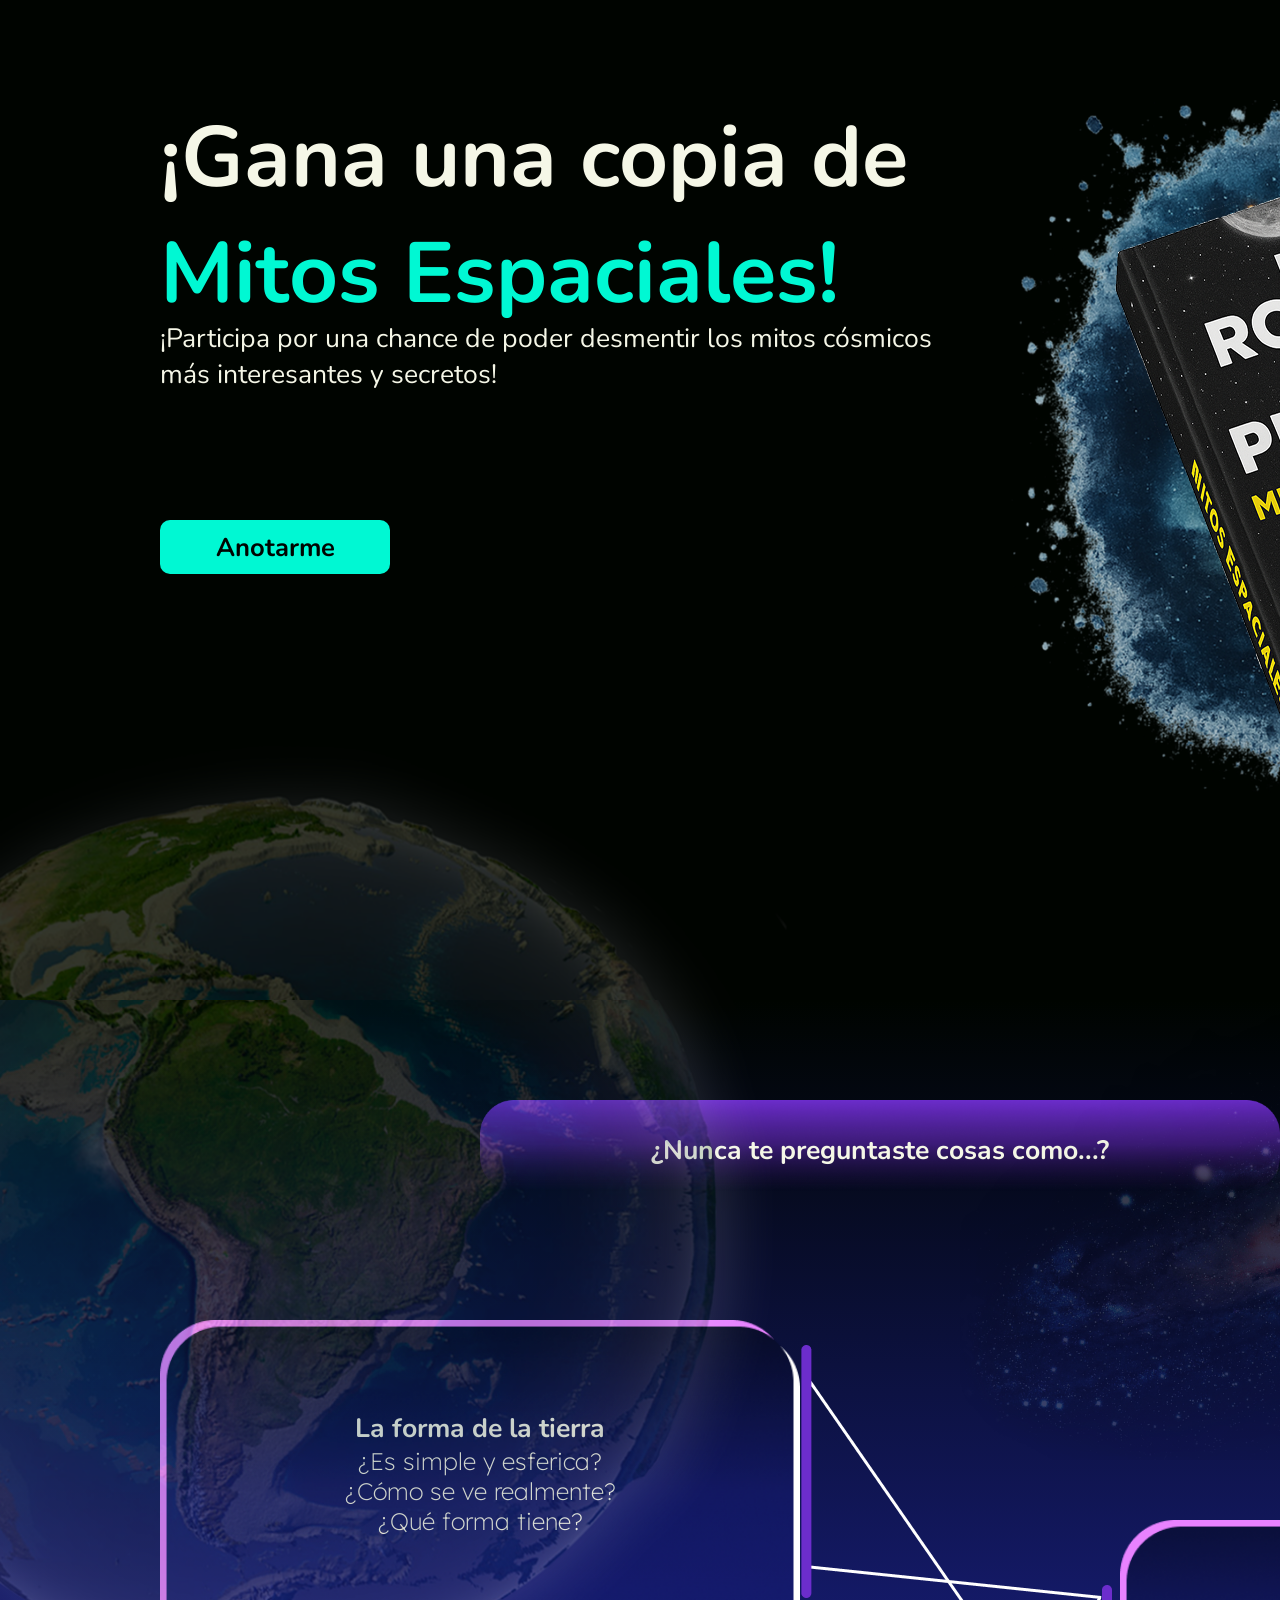
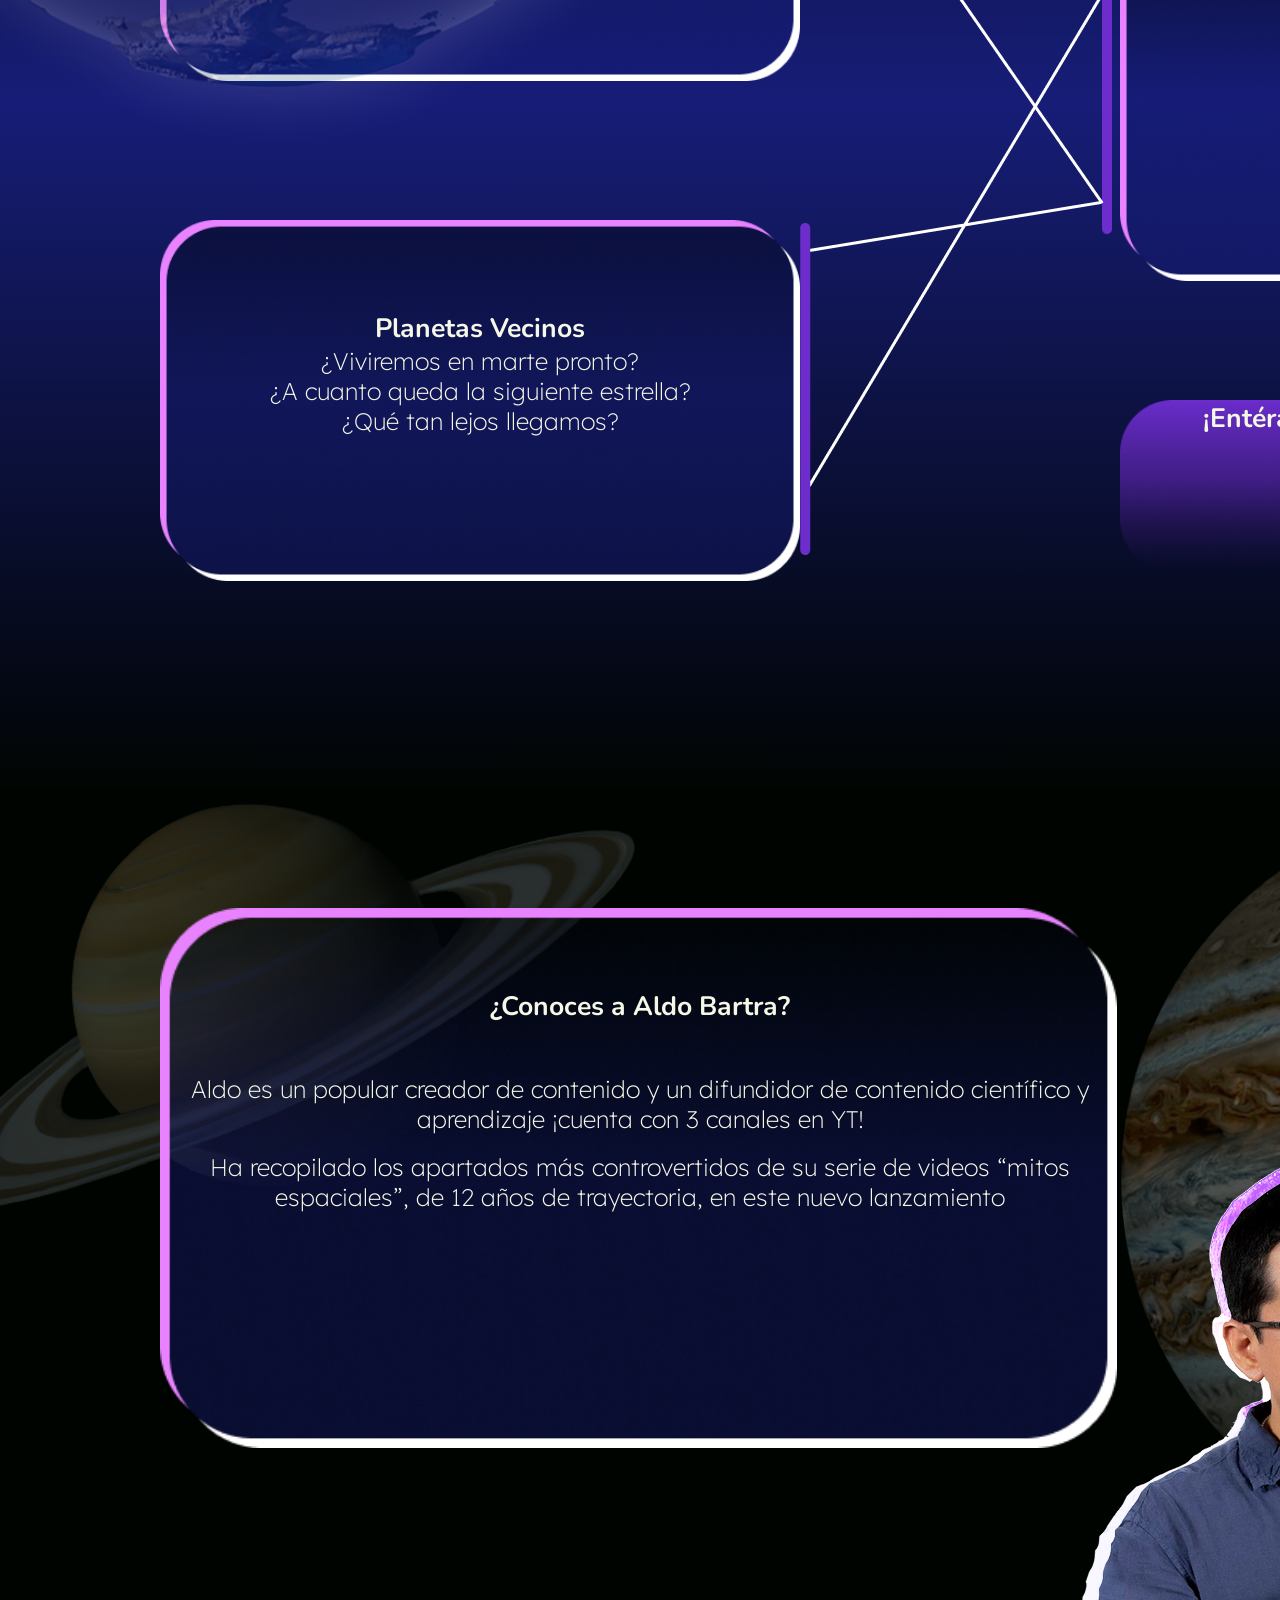
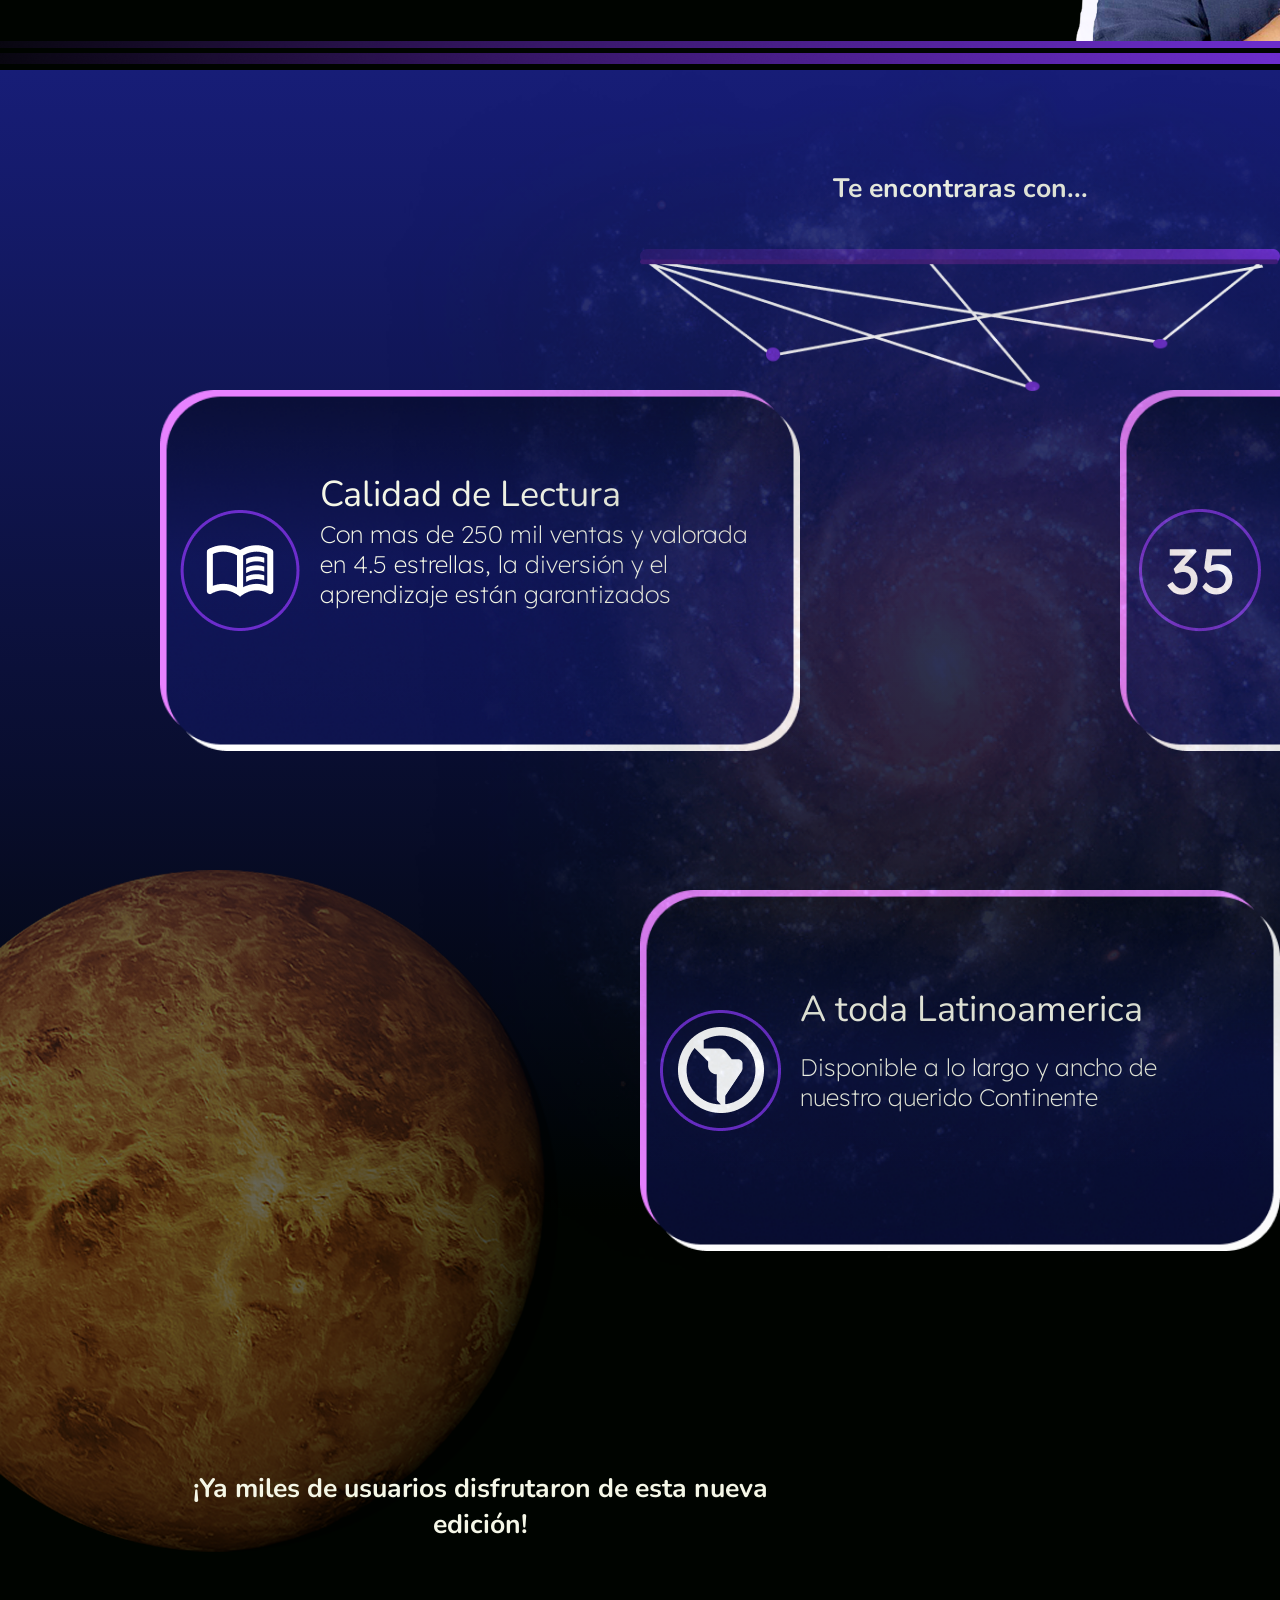
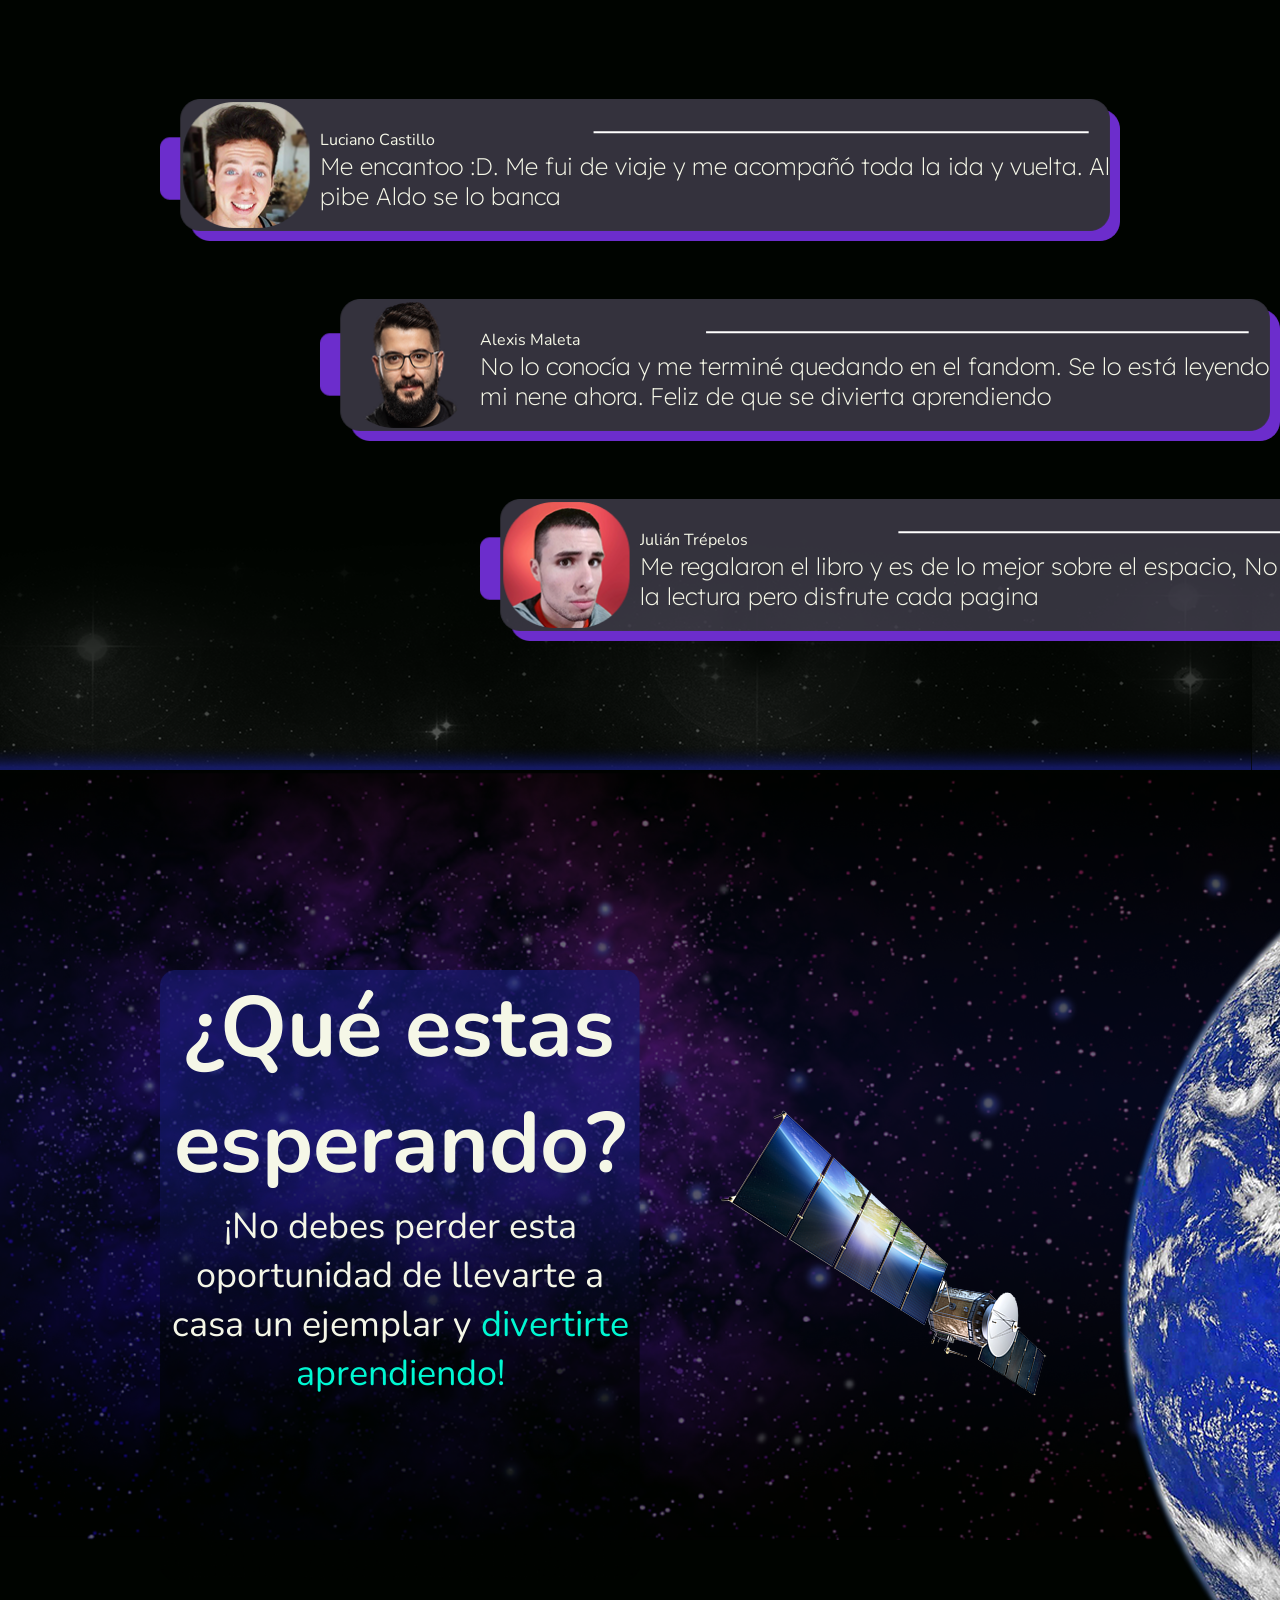
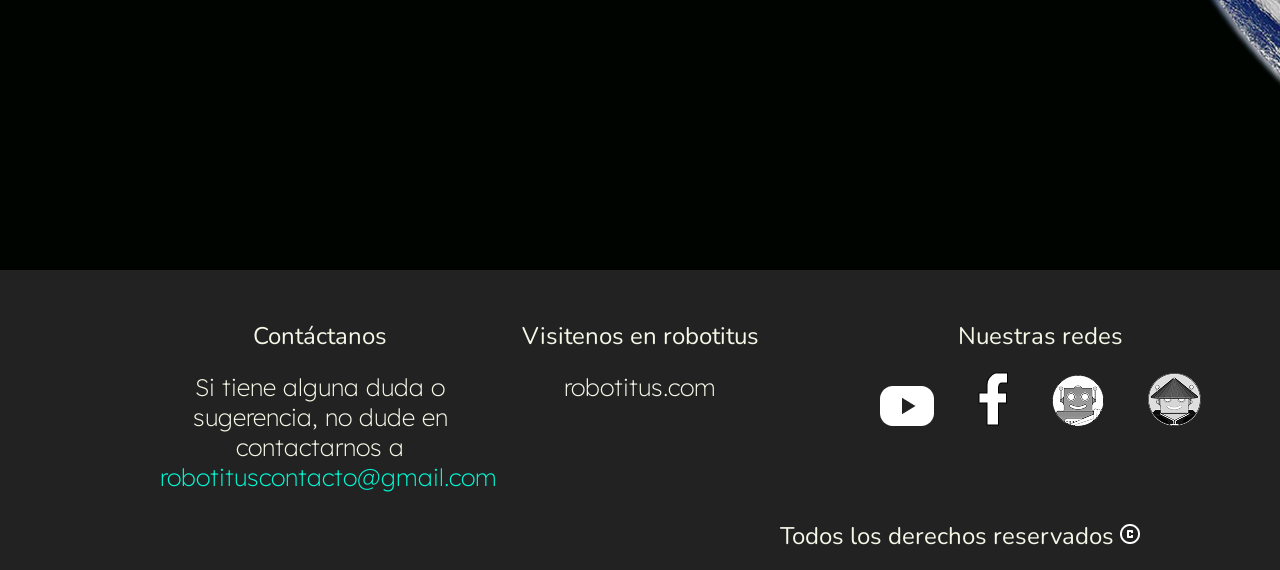
<file: index.html>
<!DOCTYPE html>
<html lang="es ">
<head>
    <meta charset="UTF-8">
    <meta name="viewport" content="width=device-width, initial-scale=1.0">
   <link rel="stylesheet" href="estilo.css">
   <link rel="preconnect" href="https://fonts.googleapis.com">
<link rel="preconnect" href="https://fonts.gstatic.com" crossorigin>
<link href="https://fonts.googleapis.com/css2?family=Lexend:wght@100..900&family=Michroma&family=Nunito:ital,wght@0,200..1000;1,200..1000&family=Prosto+One&family=Sunshiney&display=swap" rel="stylesheet">
    <title>Landing</title>
</head>
<body>



  <header> 
   <div id="robotitus"><img src="IMAGENES/pant1/robotitus.png" alt="robotitus"></div>
   
  <div class="cont1pan1"> 
    <h1>¡Gana una copia de <span class="acento">Mitos Espaciales!</span></h1>
  </div>
  <div class="cont2pan1"> 
    <h3 class="subtitulo">¡Participa por una chance de poder desmentir los mitos cósmicos más interesantes y secretos!</h3> 
  </div>

  <div class="container">
        <form id="miFormulario">
    <button type="button" id="mostrar">Anotarme</button>
    <div id="formularioOpciones">
    <select id="pais" name="opciones" required>
    <option value="opcion1">ARG</option>
    <option value="opcion2">BLV</option>
    <option value="opcion3">URU</option>
    </select>

<input type="text" id="name" name="nombre" placeholder="Nombre" required>

<input type="email" id="mail" name="nombre" placeholder="Email" required>

<input type="submit" value="Enviar" id="enviar">
</div>
    </form>
    </div> 
 <script src="script.js"></script>

  <div class="cont3pan1">
  <img id="libro" src="IMAGENES/pant1/libro.png" alt="libro">
  </div>

 <div class="cont4pan1">
</div>
</header>


    <section id="sec1">
      <div class="lineas"> <img src="IMAGENES/pant2/lineas.png" alt="lineas"> </div>
      <div id="cont1pan2"> 
      <h3>¿Nunca te preguntaste cosas como...?</h3></div>
        <div id="cont2pan2">
          <h3>La forma de la tierra </h3>
          <ul> 
            <li>¿Es simple y esferica?</li> 
            <li>¿Cómo se ve realmente?</li>
            <li>¿Qué forma tiene?</li>
         </ul>
        </div>

        <div id="cont3pan2"> 
              <h3>Limites del espacio</h3>
            <ul>
              <li>¿Tiene bordes?</li>
              <li>¿Qué hay mas allá?</li>
              <li>¿Qué tan lejos llegamos?</li>
            </ul>
          </div>

          <div id="cont4pan2">
            <h3>Planetas Vecinos</h3>
            <ul>
              <li>¿Viviremos en marte pronto?</li>
              <li>¿A cuanto queda la siguiente estrella?</li>
              <li>¿Qué tan lejos llegamos?</li>
            </ul>
          </div>
         
          <div id="cont5pan2">   
            <h3 id="subtitulo">¡Entérate de todo esto y mas
leyendo y aprendiendo!</h3></div>

          <div class="cont1fondo"></div>
          <div class="cont2fondo"></div>
    </section>

    <section id="sec2">
       <div class="cont1pan3">
        <h3 class="titulo">¿Conoces a Aldo Bartra?</h3>
        <p>Aldo es un popular creador de contenido y un difundidor de contenido científico y aprendizaje ¡cuenta con 3 canales en YT!  </p>
        <br>
        <p>Ha recopilado los apartados más controvertidos de su serie de videos “mitos espaciales”, de 12 años de trayectoria, en este nuevo lanzamiento</p>
       </div>

         <div class="aldo"><img src="IMAGENES/pant3/aldo.png" alt="aldo"></div> 
         <div class="cont3fondo"></div> 
         <div class="cont4fondo"></div>

        </section>




    <section id="sec3">
      <div class="cont1pan4"><h3>Te encontraras con...</h3> 
      </div>
      <div id="cont1"></div>
      <div id="icono1"><img src="IMAGENES/pant4/libro.png" alt="icono de libro"></div>
      <div class="cont2pan4"><h5 class="titulito">Calidad de Lectura</h5>
      <p>Con mas de 250 mil ventas y valorada en 4.5 estrellas, la diversión y el aprendizaje están garantizados  </p></div>

      <div id="cont2"></div>
      <div id="icono2"><img src="IMAGENES/pant4/35.png" alt="icono de 35"></div>
      <div class="cont3pan4"><h5 class="titulito">Mas de 35 Secciones!</h5>
        <br>
      <p>Variadas secciones y temas para descubrir y aprender de principio a fin!</p></div>


      <div id="cont3"></div>
      <div id="icono3"><img src="IMAGENES/pant4/latino.png" alt="latino"></div>
      <div class="cont4pan4"><h5 class="titulito">A toda Latinoamerica</h5>
        <br>
        <p>Disponible a lo largo y ancho de nuestro querido Continente</p>
      </div>

      <div class="fondo2">
        <img src="IMAGENES/pant4/galaxy.png" alt="fondo">
      </div>



<div id="fondo5"></div>
<div id="luna"><img src="IMAGENES/pant4/moon_PNG37 1.png" alt="luna"></div>
<div id="planeta"><img src="IMAGENES/pant4/naranja.png" alt="planeta naranja"></div>
      <div class="cont1pan5">
        <h3>¡Ya miles de usuarios disfrutaron de esta nueva edición!</h3>
      </div>
      
      <div id="contenedor1pan5"></div>

      <div class="cont2pan5">
        <div class="reseña">  <h5 >Luciano Castillo</h5>
        <p>Me encantoo :D. Me fui de viaje y me acompañó toda la ida
y vuelta. Al pibe Aldo se lo banca</p></div>
      </div>

      <div id="contenedor2pan5"></div>

      <div class="cont3pan5"> 
           <div class="reseña">  <h5 >Alexis Maleta</h5>
        <p>No lo conocía y me terminé quedando en el fandom. Se lo está 
leyendo mi nene ahora. Feliz de que se divierta aprendiendo</p></div>
      </div>

      <div id="contenedor3pan5"></div>
      <div class="cont4pan5">
         <div class="reseña">  <h5 >Julián Trépelos</h5>
         <p>Me regalaron el libro y es de lo mejor sobre el espacio, No soy mucho de la lectura pero disfrute cada pagina</p>
        </div>
      </div>

    </section>





    <section id="sec5">



      <div id="tierra"><img src="IMAGENES/pant6/planeta.png" alt="planeta"></div>
      <div id="satelite"><img src="IMAGENES/pant6/satelite.png" alt="satelite"></div>
      <div id="cta">
        <h3 id="titulo2">¿Qué estas esperando?</h3>
        <h5>¡No debes perder esta oportunidad de llevarte a casa un ejemplar y <span class="acento"> divertirte aprendiendo!</span> </h5>
      </div>




    </section>



<footer> 


      <div id="f1">
        <h6>Contáctanos</h6>
        <p>Si tiene alguna duda o sugerencia, no dude en contactarnos a <span class="acento">robotituscontacto@gmail.com </span></p>
      </div>

       <div id="f2">
        <h6>Visitenos en robotitus</h6>
       <p>robotitus.com</p>
      </div>

      <div  id="f3">
        <h6>Nuestras redes</h6>
       <img src="IMAGENES/pant7/youtube.png" alt="icono de youtube" class="iconosf">
        <img src="IMAGENES/pant7/facebook.png" alt="icono de facebook" class="iconosf">
         <img src="IMAGENES/pant7/r1.png" alt="icono de el robot de platon" class="iconosf">
          <img src="IMAGENES/pant7/r3.png" alt="icono del robot de lineo" class="iconosf">
      </div>

      <div  id="f4">
        <h6>En Asociación con</h6>
        <p>Editorial Martínez Roca <br> Editorial Planetas</p>
      </div>
      <div id="iconof"><img src="IMAGENES/pant7/libro.png" alt="icono de libro"></div>

      <div id="copy">
        <h6>Todos los derechos reservados  <img src="IMAGENES/pant7/copyright.png" alt="icono de copyright"></h6>
      </div>


</footer>
      


   



</body>
</html>
</file>
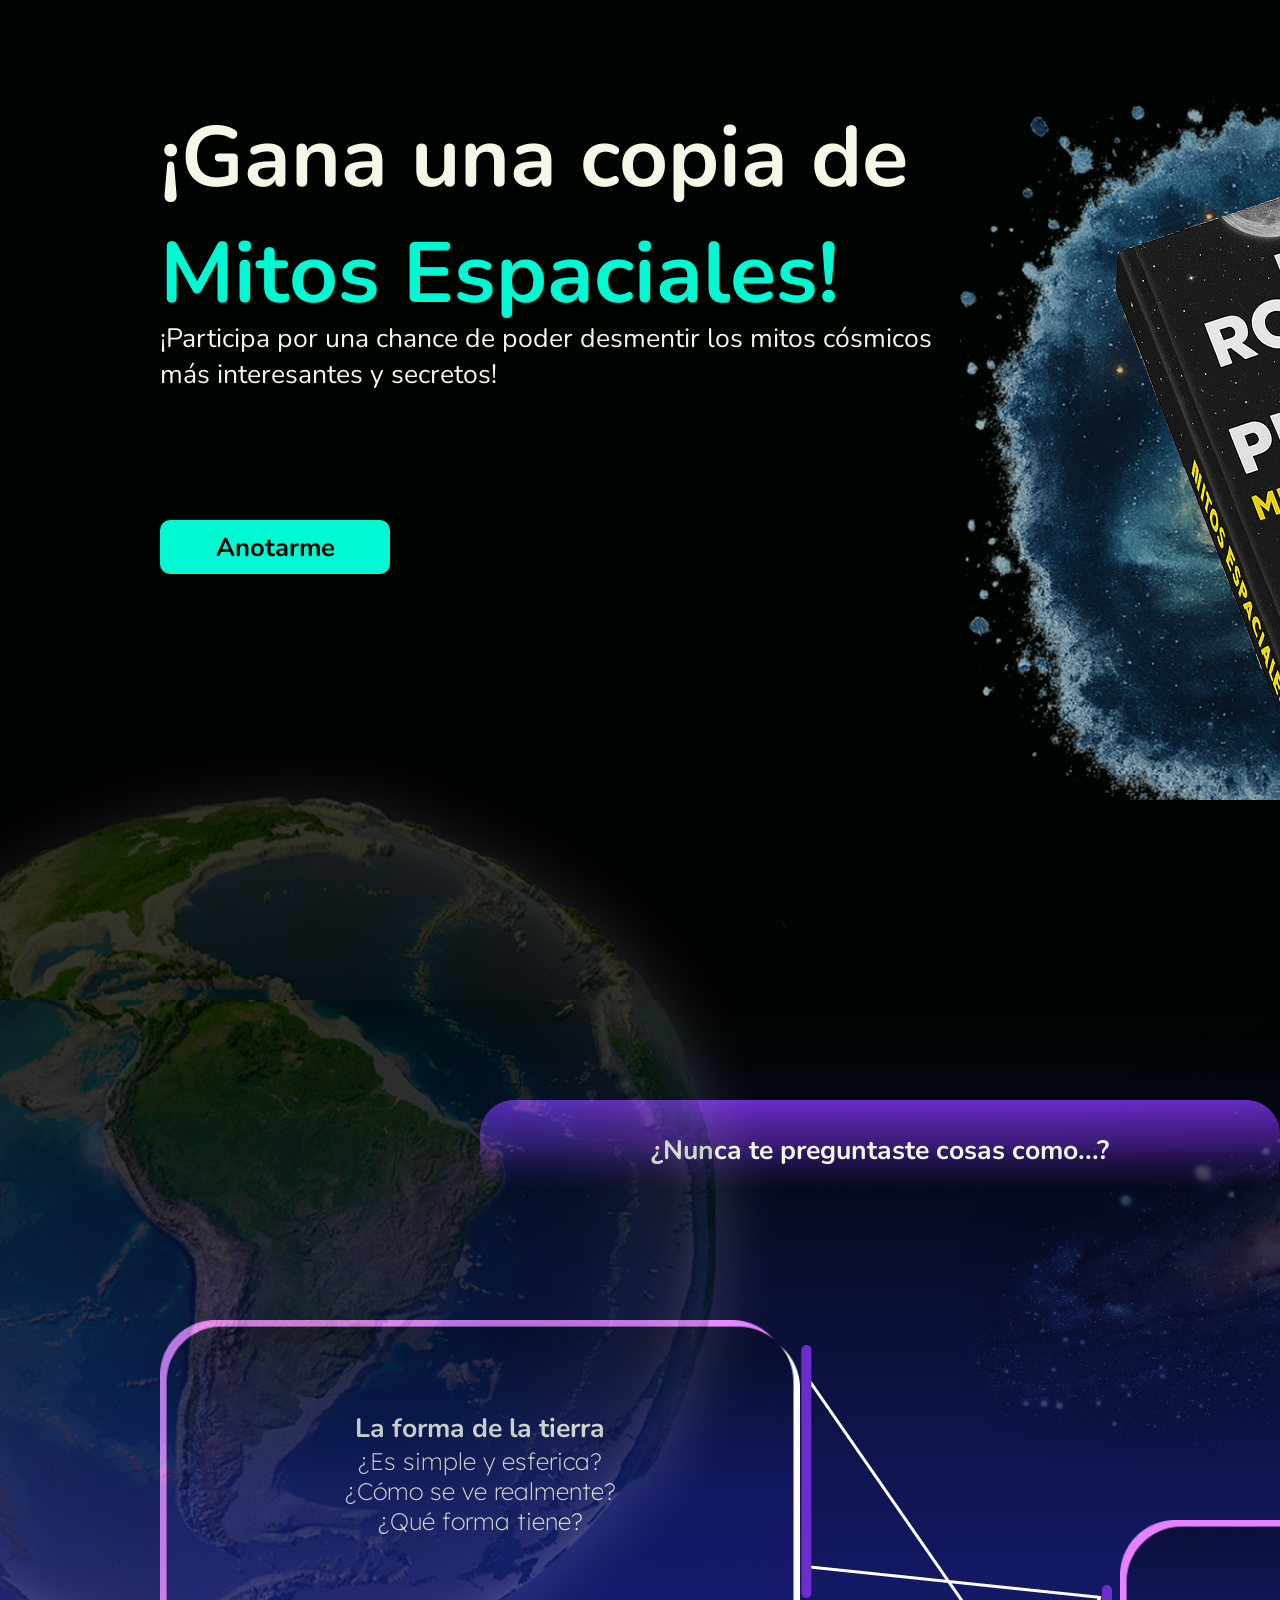
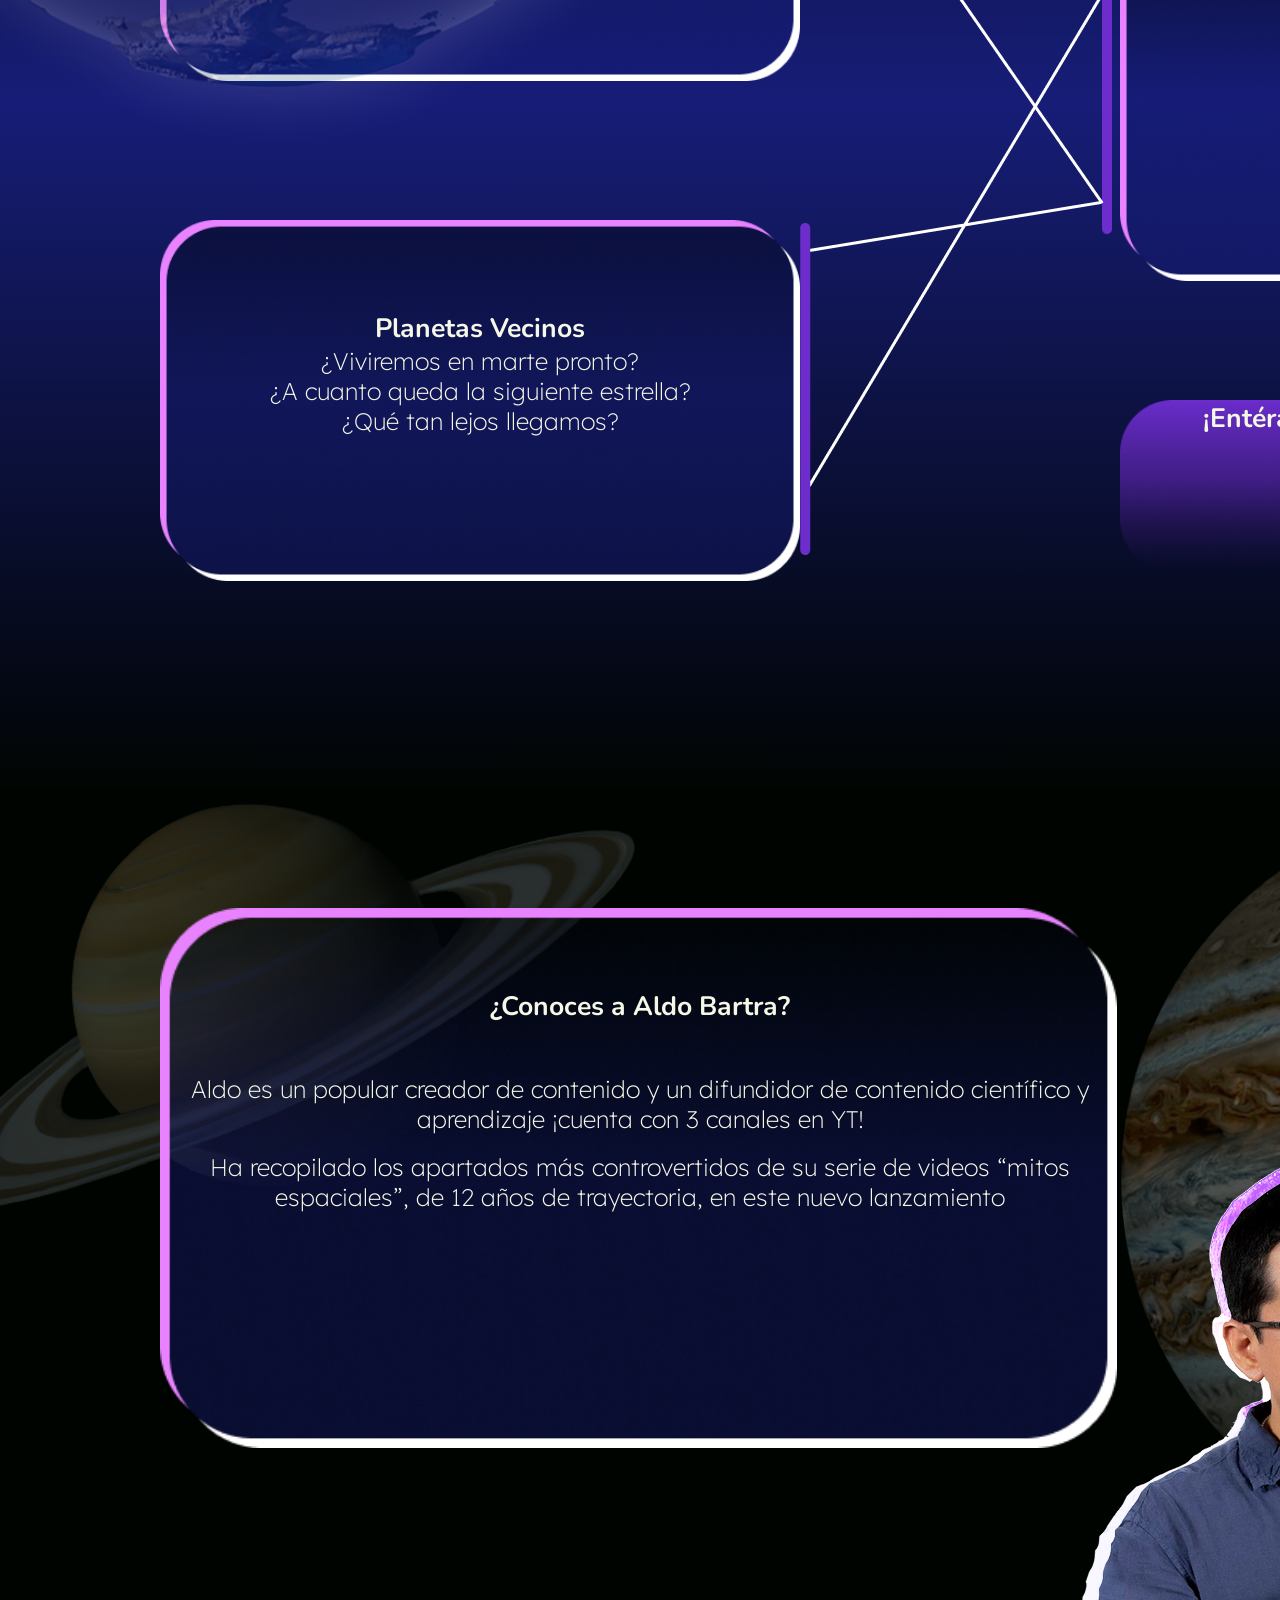
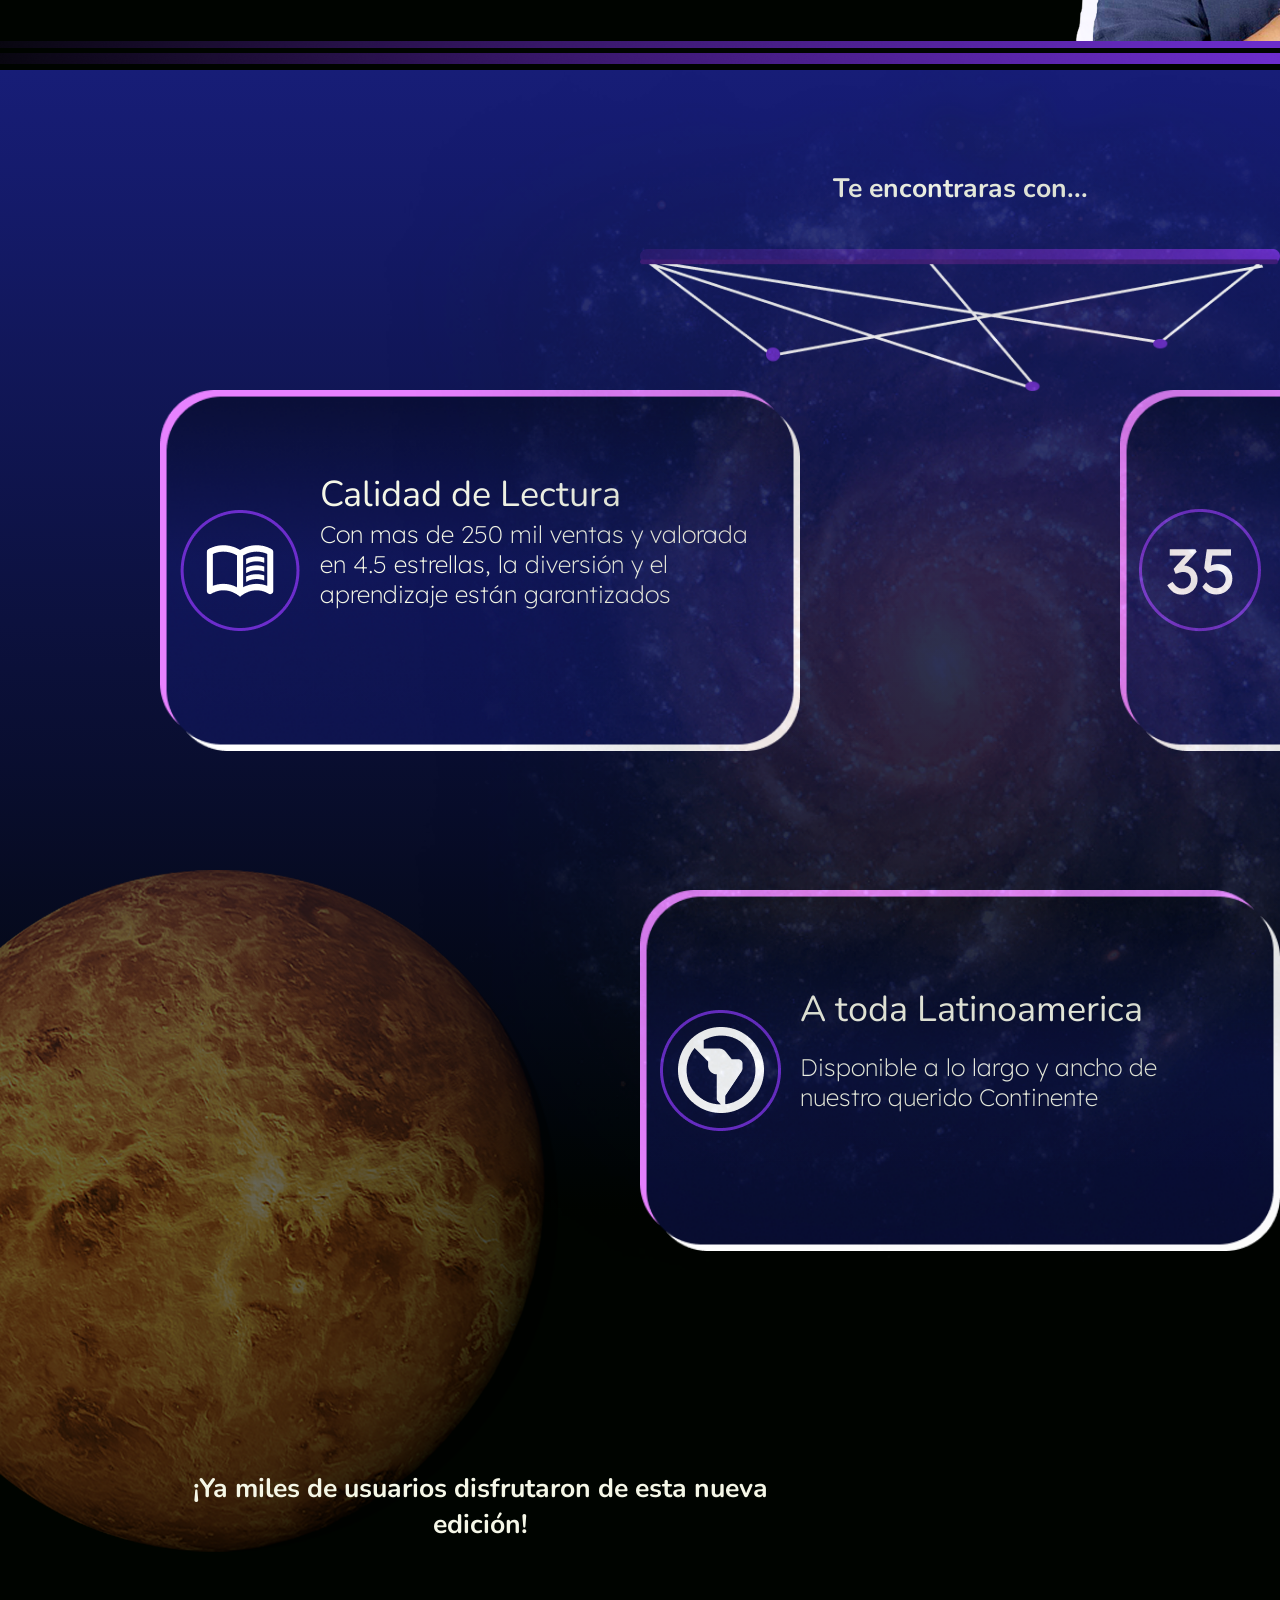
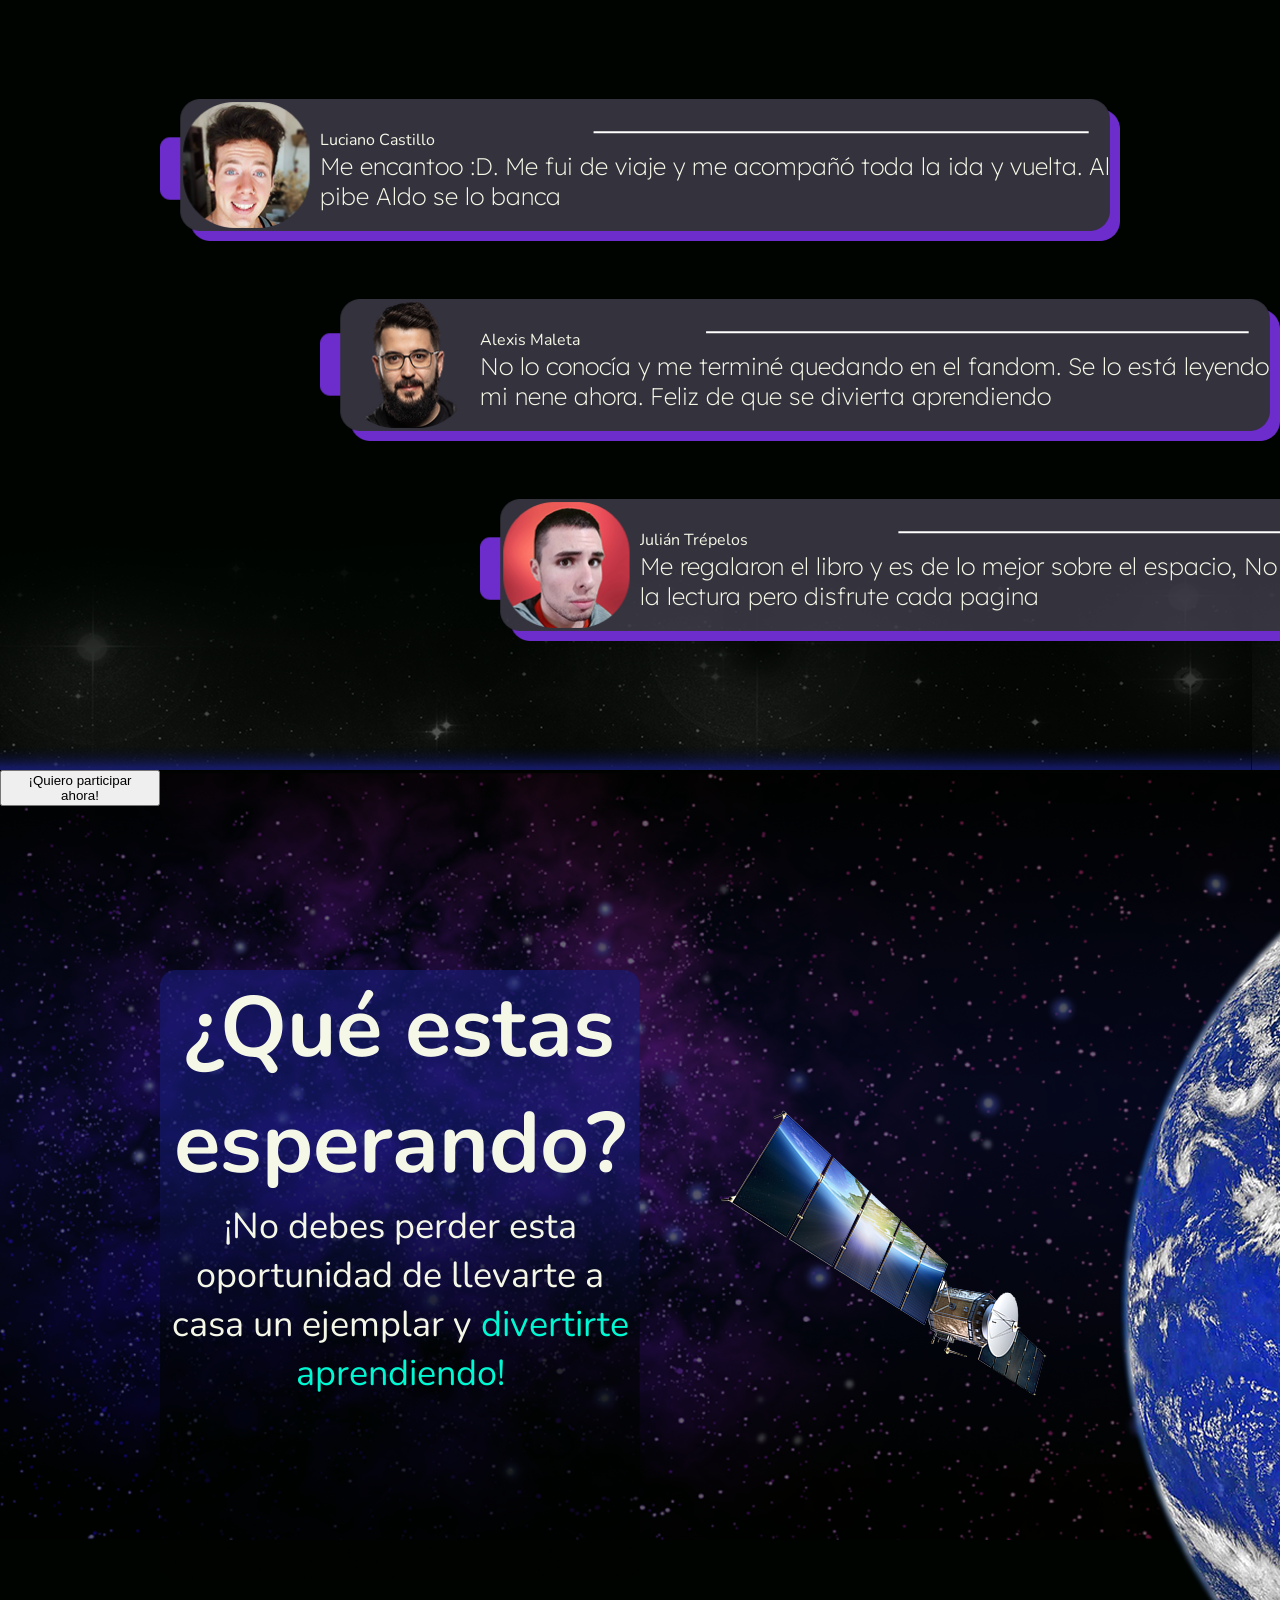
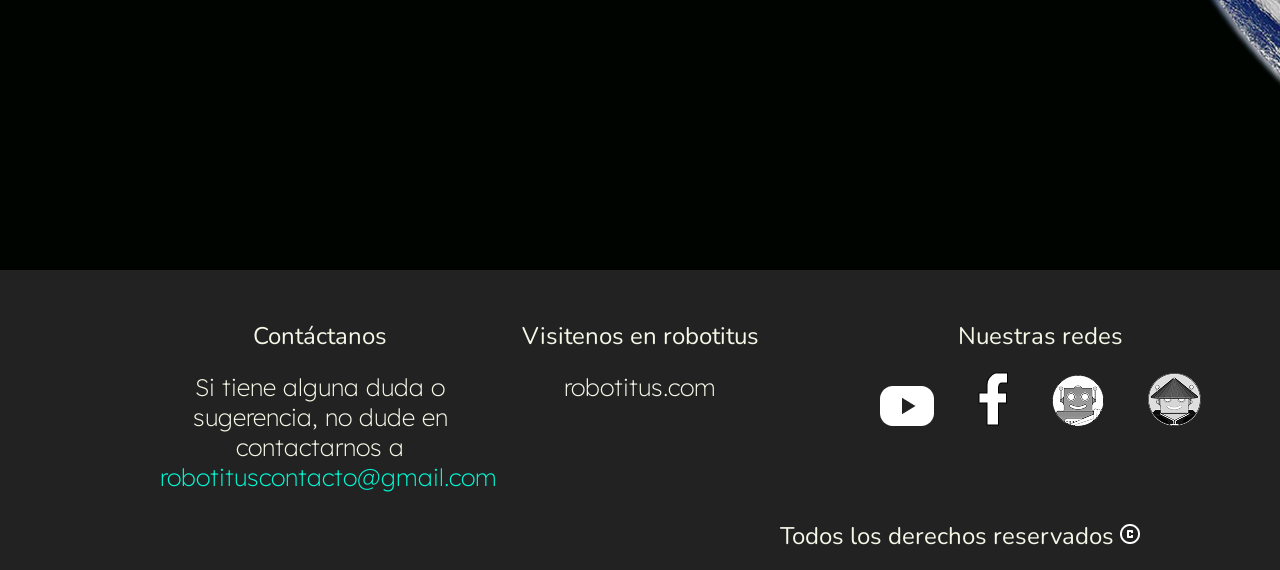
<file: TDMM2/index.html>
<!DOCTYPE html>
<html lang="es ">
<head>
    <meta charset="UTF-8">
    <meta name="viewport" content="width=device-width, initial-scale=1.0">
   <link rel="stylesheet" href="estilo.css">
   <link rel="preconnect" href="https://fonts.googleapis.com">
<link rel="preconnect" href="https://fonts.gstatic.com" crossorigin>
<link href="https://fonts.googleapis.com/css2?family=Lexend:wght@100..900&family=Michroma&family=Nunito:ital,wght@0,200..1000;1,200..1000&family=Prosto+One&family=Sunshiney&display=swap" rel="stylesheet">
    <title>Landing</title>
</head>
<body>



  <header> 
   <div id="robotitus"><img src="IMAGENES/pant1/robotitus.png" alt="robotitus"></div>
   
  <div class="cont1pan1"> 
    <h1>¡Gana una copia de <span class="acento">Mitos Espaciales!</span></h1>
  </div>
  <div id="cont2pan1"> 
    <h3 class="subtitulo">¡Participa por una chance de poder desmentir los mitos cósmicos más interesantes y secretos!</h3> 
  </div>

  <div class="container">
        <form id="miFormulario">
    <button type="button" id="mostrar">Anotarme</button>
    <div id="formularioOpciones">
    <select id="pais" name="opciones" required>
    <option value="opcion1">ARG</option>
    <option value="opcion2">BLV</option>
    <option value="opcion3">URU</option>
    </select>

<input type="text" id="name" name="nombre" placeholder="Nombre" required>

<input type="email" id="mail" name="nombre" placeholder="Email" required>

<input type="submit" value="Enviar" id="enviar">
</div>
    </form>
    </div> 
 <script src="script.js"></script>

  <div class="cont3pan1">
  <img id="libro1" src="IMAGENES/pant1/libro.png" alt="libro">
  </div>

 <div class="cont4pan1">
</div>
</header>


    <section id="sec1">
      <div class="lineas"> <img src="IMAGENES/pant2/lineas.png" alt="lineas"> </div>
      <div id="cont1pan2"> 
      <h3>¿Nunca te preguntaste cosas como...?</h3></div>
        <div id="cont2pan2">
          <h3>La forma de la tierra </h3>
          <ul> 
            <li>¿Es simple y esferica?</li> 
            <li>¿Cómo se ve realmente?</li>
            <li>¿Qué forma tiene?</li>
         </ul>
        </div>

        <div id="cont3pan2"> 
              <h3>Limites del espacio</h3>
            <ul>
              <li>¿Tiene bordes?</li>
              <li>¿Qué hay mas allá?</li>
              <li>¿Qué tan lejos llegamos?</li>
            </ul>
          </div>

          <div id="cont4pan2">
            <h3>Planetas Vecinos</h3>
            <ul>
              <li>¿Viviremos en marte pronto?</li>
              <li>¿A cuanto queda la siguiente estrella?</li>
              <li>¿Qué tan lejos llegamos?</li>
            </ul>
          </div>
         
          <div id="cont5pan2">   
            <h3 id="subtitulo">¡Entérate de todo esto y mas
leyendo y aprendiendo!</h3></div>

          <div class="cont1fondo"></div>
          <div class="cont2fondo"></div>
    </section>

    <section id="sec2">
       <div class="cont1pan3">
        <h3 class="titulo">¿Conoces a Aldo Bartra?</h3>
        <div class="contenedordealdo">
            <p >Aldo es un popular creador de contenido y un difundidor de contenido científico y aprendizaje ¡cuenta con 3 canales en YT!  </p>
        <br>
        <p >Ha recopilado los apartados más controvertidos de su serie de videos “mitos espaciales”, de 12 años de trayectoria, en este nuevo lanzamiento</p>
        </div>
      
       </div>

         <div class="aldo"><img src="IMAGENES/pant3/aldo.png" alt="aldo"></div> 
         <div id="aldomobile"></div>
         <div class="cont3fondo"></div> 
         <div class="cont4fondo"></div>

        </section>




    <section id="sec3">
      <div class="cont1pan4"><h3>Te encontraras con...</h3> 
      </div>
      <div id="cont1"></div>
      
      <div id="icono1"><img src="IMAGENES/pant4/libro.png" alt="icono de libro"></div>

      <div class="cont2pan4"><h5 class="titulito">Calidad de Lectura</h5>
      <p>Con mas de 250 mil ventas y valorada en 4.5 estrellas, la diversión y el aprendizaje están garantizados  </p></div>

      <div id="cont2"></div>
      <div id="icono2"><img src="IMAGENES/pant4/35.png" alt="icono de 35"></div>
      <div class="cont3pan4"><h5 class="titulito">Mas de 35 Secciones!</h5>
        <br>
      <p>Variadas secciones y temas para descubrir y aprender de principio a fin!</p></div>


      <div id="cont3"></div>
      <div id="icono3"><img src="IMAGENES/pant4/latino.png" alt="latino"></div>
      <div class="cont4pan4"><h5 class="titulito">A toda Latinoamerica</h5>
        <br>
        <p>Disponible a lo largo y ancho de nuestro querido Continente</p>
      </div>

      <div class="fondo2">
        <img src="IMAGENES/pant4/galaxy.png" alt="fondo">
      </div>



<div id="fondo5"></div>
<div id="luna"><img src="IMAGENES/pant4/moon_PNG37 1.png" alt="luna"></div>
<div id="planeta"><img src="IMAGENES/pant4/naranja.png" alt="planeta naranja"></div>
      <div class="cont1pan5">
        <h3>¡Ya miles de usuarios disfrutaron de esta nueva edición!</h3>
      </div>
      
      <div id="contenedor1pan5"></div>

      <div class="cont2pan5">
        <div class="reseña">  <h5 >Luciano Castillo</h5>
        <p>Me encantoo :D. Me fui de viaje y me acompañó toda la ida
y vuelta. Al pibe Aldo se lo banca</p></div>
      </div>

      <div id="contenedor2pan5"></div>

      <div class="cont3pan5"> 
           <div class="reseña">  <h5 >Alexis Maleta</h5>
        <p>No lo conocía y me terminé quedando en el fandom. Se lo está 
leyendo mi nene ahora. Feliz de que se divierta aprendiendo</p></div>
      </div>

      <div id="contenedor3pan5"></div>
      <div class="cont4pan5">
         <div class="reseña">  <h5 >Julián Trépelos</h5>
         <p>Me regalaron el libro y es de lo mejor sobre el espacio, No soy mucho de la lectura pero disfrute cada pagina</p>
        </div>
      </div>

    </section>





    <section id="sec5">



      <div id="tierra"><img src="IMAGENES/pant6/planeta.png" alt="planeta"></div>
      <div id="satelite"><img src="IMAGENES/pant6/satelite.png" alt="satelite"></div>
      <div id="cta">
        <h3 id="titulo2">¿Qué estas esperando?</h3>
        <h5>¡No debes perder esta oportunidad de llevarte a casa un ejemplar y <span class="acento"> divertirte aprendiendo!</span> </h5>
      </div>
      <div id="cta2"><button type="button" onclick="document.getElementById('mostrar').scrollIntoView({ behavior: 'smooth' })">
  ¡Quiero participar ahora!
</button>
</div>



    </section>



<footer> 


      <div id="f1">
        <h6>Contáctanos</h6>
        <p>Si tiene alguna duda o sugerencia, no dude en contactarnos a <span class="acento">robotituscontacto@gmail.com </span></p>
      </div>

       <div id="f2">
        <h6>Visitenos en robotitus</h6>
       <p>robotitus.com</p>
      </div>

      <div  id="f3">
        <h6>Nuestras redes</h6>
       <img src="IMAGENES/pant7/youtube.png" alt="icono de youtube" class="iconosf">
        <img src="IMAGENES/pant7/facebook.png" alt="icono de facebook" class="iconosf">
         <img src="IMAGENES/pant7/r1.png" alt="icono de el robot de platon" class="iconosf">
          <img src="IMAGENES/pant7/r3.png" alt="icono del robot de lineo" class="iconosf">
      </div>

      <div  id="f4">
        <h6>En Asociación con</h6>
        <p>Editorial Martínez Roca <br> Editorial Planetas</p>
      </div>
      <div id="iconof"><img src="IMAGENES/pant7/libro.png" alt="icono de libro"></div>

      <div id="copy">
        <h6>Todos los derechos reservados  <img src="IMAGENES/pant7/copyright.png" alt="icono de copyright"></h6>
      </div>


</footer>
      


   



</body>
</html>
</file>
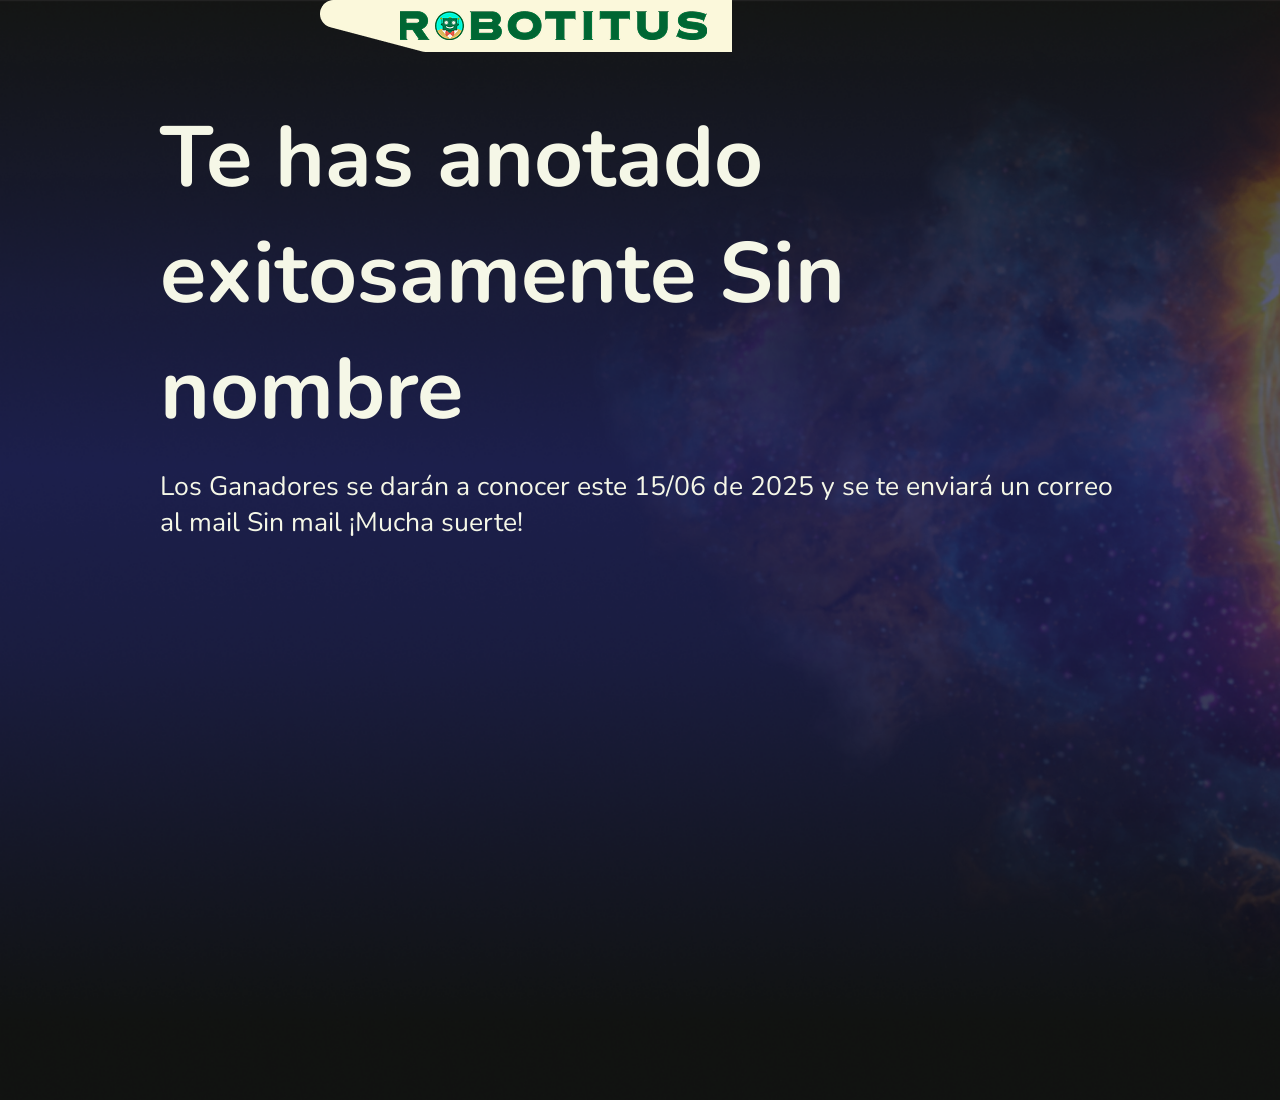
<file: agradecimiento.html>
<!DOCTYPE html>
<html lang="es ">
<head>
    <meta charset="UTF-8">
    <meta name="viewport" content="width=device-width, initial-scale=1.0">
   <link rel="stylesheet" href="estilo.css">
   <link rel="preconnect" href="https://fonts.googleapis.com">
<link rel="preconnect" href="https://fonts.gstatic.com" crossorigin>
<link href="https://fonts.googleapis.com/css2?family=Lexend:wght@100..900&family=Michroma&family=Nunito:ital,wght@0,200..1000;1,200..1000&family=Prosto+One&family=Sunshiney&display=swap" rel="stylesheet">
<link rel="stylesheet" href="index.html">
<link rel="stylesheet" href="script.js">
    <title>Agradecimientos</title>
</head>
<body>
    <section id="ult">
<div id="Afondo"></div>
<div id="Acontenido">

    <h1>Te has anotado exitosamente <span id="acavanombre"></span></h1>
    <h3 class="subtitulo">Los Ganadores se darán a conocer este 15/06 de 2025 y se te enviará un correo al mail <span id="acavamail"></span> ¡Mucha suerte!</h3>
</div>
<div id="volver"></div>
<div id="Arobotitus"> <img src="IMAGENES/pant1/robotitus.png" alt="robotitus"></div>

</section>
<script src="script.js"></script>
</body>
</file>
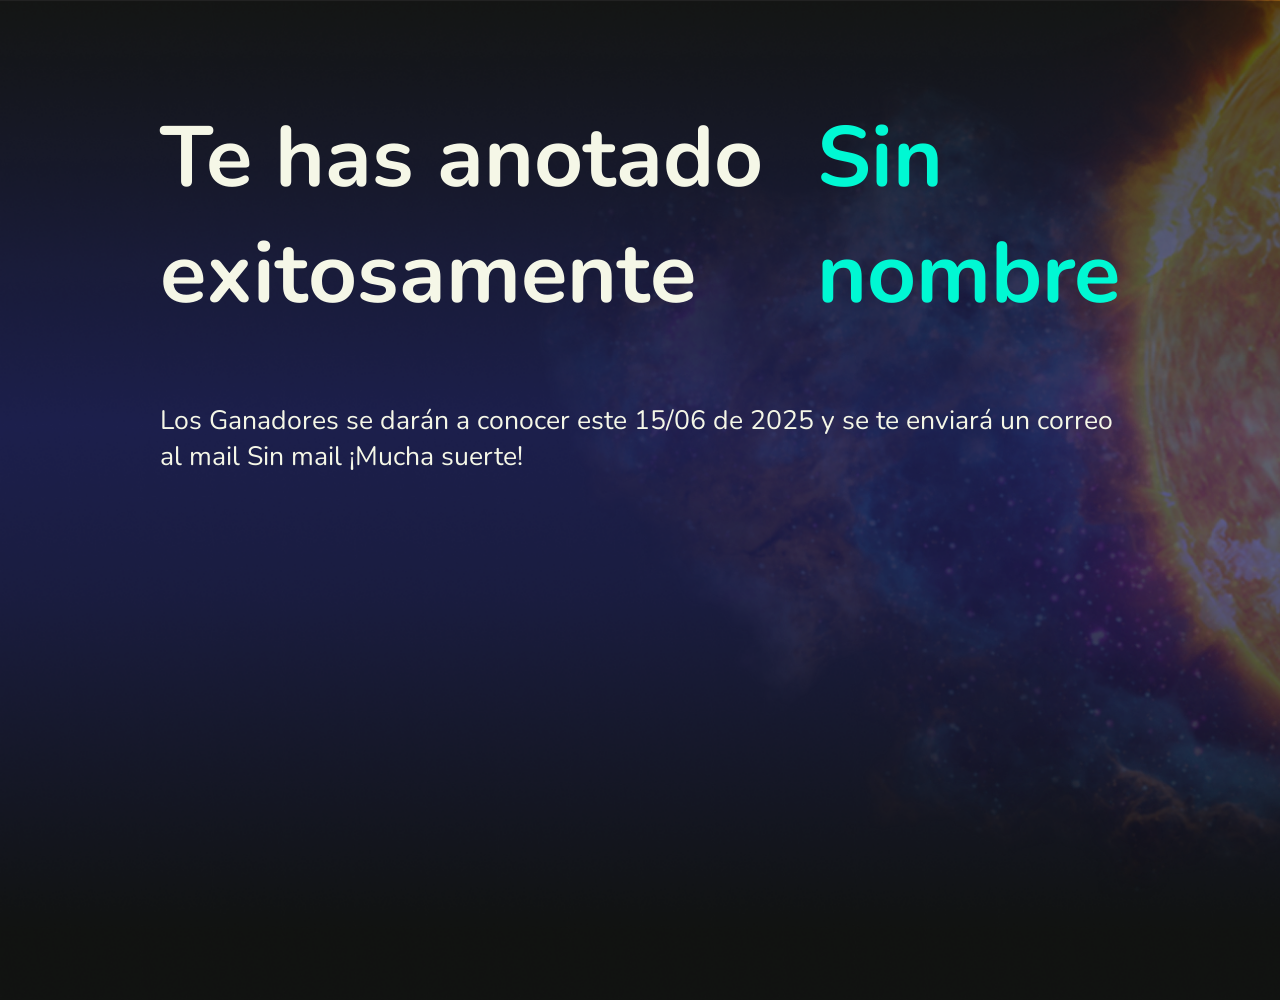
<file: TDMM2/agradecimiento.html>
<!DOCTYPE html>
<html lang="es ">
<head>
    <meta charset="UTF-8">
    <meta name="viewport" content="width=device-width, initial-scale=1.0">
   <link rel="stylesheet" href="estilo.css">
   <link rel="preconnect" href="https://fonts.googleapis.com">
<link rel="preconnect" href="https://fonts.gstatic.com" crossorigin>
<link href="https://fonts.googleapis.com/css2?family=Lexend:wght@100..900&family=Michroma&family=Nunito:ital,wght@0,200..1000;1,200..1000&family=Prosto+One&family=Sunshiney&display=swap" rel="stylesheet">
<link rel="stylesheet" href="index.html">
<link rel="stylesheet" href="script.js">
    <title>Agradecimientos</title>
</head>
<body>
    <section id="ult">
<div id="Afondo"></div>
<div id="Acontenido">

    <h1 class="titulo">Te has anotado exitosamente <span id="acavanombre" class="acento"></span></h1>
    <h3 class="subtitulo">Los Ganadores se darán a conocer este 15/06 de 2025 y se te enviará un correo al mail <span id="acavamail"></span> ¡Mucha suerte!</h3>
   
</div>
<div id="volver"></div>
<div id="Arobotitus"> <img src="IMAGENES/pant1/robotitus.png" alt="robotitus"></div>

</section>
<script src="script.js"></script>
</body>
</file>
<file: estilo.css>
html, body{
    margin:0;
    padding: 0;
max-width: 1920px;
 overflow-x: hidden;
  position: relative;
}


header {
     color:rgba(245, 247, 231, 1);
    display: grid;
grid-template-columns: repeat(12, 160px);
grid-template-rows: repeat(10, 100px);
box-sizing: border-box;
background-color: rgba(0, 4, 0, 1);
 position: relative;
}

/*TIPO DE TEXTOS*/
h1{
    font-family: "Nunito", sans-serif;
 font-size: clamp(48px, 6.67vw, 86px);
 padding: 0;
 margin: 0;
 text-align: start;
}
.acento{
    color:#00F8D3 ;
}
h3{
   font-family: "Nunito", sans-serif;
 font-size: clamp(20px, 2.08vw, 76px);
 padding: 0;
 margin: 0;
}
h5{ font-family: "Nunito", sans-serif;
     font-size: 36px;
     font-weight: 400;
    padding: 0;
  margin: 0;
}
h6{
  font-family: "Nunito", sans-serif;
     font-size: 24px;
     font-weight: 400;
    padding: 0;
  margin: 0;
}

ul, p {
     font-family: "Lexend", sans-serif;
     font-size: 24px;
     font-weight: 200;
         padding: 0;
  margin: 0;
}



#robotitus{
    padding-left: 20px;
    grid-column: 10/12;
    grid-row: 1;
    background-color: rgba(0, 4, 0, 1);
    display: flex;
    align-items: flex-end;
}

.cont1pan1, .cont2pan1, .container {
  overflow: hidden; /* evita que el contenido se desborde */
  max-height: 100%; /* no excede la celda */
}

.cont1pan1{
    grid-column: 2/7;
    grid-row: 2/5;
}
.cont2pan1 {
    grid-column: 2/7;
    grid-row: 4/7;
}
.subtitulo{
        font-weight:400;
        padding-top: 20px;
}



/*BOTON DE CTA*/
.container{
    grid-column: 2/7;
    grid-row: 6/10;
  padding-top:20px;
   overflow: visible;
}
#mostrar {
   background-color: #00F8D3;
      color:rgba(0, 4, 0, 1);
      border: none;
      cursor: pointer;
      border-radius: 10px;
      width: 18vw;
      height: clamp(0.3rem, 6vh, 6rem);
        font-family: "Nunito", sans-serif;
     font-size: clamp(0.5rem, 2vw, 2rem);
     font-weight: bold;
}
#formularioOpciones {
   font-family: "Lexend", sans-serif;
  font-size: clamp(0.3rem, 1.5vw, 1.5rem);
      display: none; /* Oculto al principio */
    }


.cont3pan1 {
  grid-column: 7 / 12;
  grid-row: 2 / 9; 
  background-image: url(IMAGENES/pant1/galaxy.png);
  background-size: cover; 
  background-repeat: no-repeat;
  display: flex;             /* Para centrar el libro */
  justify-content: center;   /* Centra horizontalmente */
  align-items: center;       /* Centra verticalmente */
  padding-left: 30px;
}

 .cont4pan1 {
   grid-column: 1 / 8;
  grid-row: 8/ 11; 
 background-image: url(IMAGENES/pant1/earth.png);
 width: 850px;
 height:auto;
   background-size: cover; 
  background-repeat: no-repeat;
  padding-left: 40px;
}

/*PANTALLA 2*/
#sec1{
color:rgba(245, 247, 231, 1);
height: 1400px ;
display: grid;
grid-template-columns: repeat(12, 160px);
grid-template-rows: repeat(14, 100px);
box-sizing: border-box;
 background: linear-gradient(to bottom, rgba(0, 4, 0, 1), rgba(23, 29, 119, 1), rgba(0, 4, 0, 1));
}
#cont1pan2, #cont2pan2, #cont3pan2, #cont4pan2, #cont5pan2{
  overflow: hidden; /* evita que el contenido se desborde */
  max-height: 100%; /* no excede la celda */
}
.lineas{
  grid-column: 6/8;
  grid-row: 4/13;
display: flex;
align-items: center;
}

#cont1pan2 {
  background-image: url(IMAGENES/pant2/fondot.png);
    background-size: contain; 
  background-repeat: no-repeat;
  grid-column: 4 / 9;
  grid-row: 2 / 3; 
display: flex;
justify-content: center;
align-items: center;
text-align: center;

}

#cont2pan2 {
    background-image: url(IMAGENES/pant2/contenedor1.png);
      background-size:contain; 
  background-repeat: no-repeat;
  background-position: center;
  text-align: center;
    grid-column: 2 / 6;
  grid-row: 4/ 8; 
  padding-top: 110px;
}
#cont3pan2 {
    background-image: url(IMAGENES/pant2/contenedor1.png);
      background-size: contain; 
  background-repeat: no-repeat;
   background-position: center;
  text-align: center;
    grid-column: 8 / 12;
  grid-row: 6/ 10; 
    padding-top: 110px;
}
#cont4pan2 {
    background-image: url(IMAGENES/pant2/contenedor1.png);
      background-size: contain; 
  background-repeat: no-repeat;
   background-position: center;
  text-align: center;
    grid-column: 2 / 6;
  grid-row: 9/ 13; 
    padding-top: 110px;
}
#cont5pan2 {
    background-image: url(IMAGENES/pant2/fondo3.png);
      background-size: contain; 
  background-repeat: no-repeat;
    grid-column: 8 / 12;
  grid-row: 11/ 13; 
  display: flex;
  justify-content: flex-end;
  text-align: center;
  align-items: flex-start;
   z-index: 2;
}
.cont1fondo{
    grid-column: 1 / 8;
  grid-row: 1/ 9; 
 background-image: url(IMAGENES/pant2/earth.png);
 width: 850px;
 height: auto;
   background-size: contain; 
  background-repeat: no-repeat;
  padding-left: 18px;
}
.cont2fondo{
    grid-column: 7 / 12;
  grid-row: 1/ 6; 
 background-image: url(IMAGENES/pant2/big-bang\ 1.png);
   background-size: 100%; 
  background-repeat: no-repeat;
  display: flex;
  justify-content: flex-end;
}

.fondo1 {
   grid-column: 9 / 12;
 grid-row: 6/11;  
 display: flex;
 justify-content: center; 
 align-items: start;  
}


/*PANTALLA 3*/
#sec2{
color:rgba(245, 247, 231, 1);
height: 870px ;
display: grid;
grid-template-columns: repeat(12, 160px);
grid-template-rows: repeat(8, 108px);
box-sizing: border-box;
 background:  rgba(0, 4, 0, 1);
}
.cont1pan3, .aldo {
  overflow: hidden; /* evita que el contenido se desborde */
  max-height: 100%; /* no excede la celda */
}
.titulo{
 display: flex;
 align-items: flex-start;
 justify-content: center;
 padding-bottom: 50px;
}
.cont1pan3 {
    grid-column: 2/8;
    grid-row: 2/7;
     background-image: url(IMAGENES/pant3/contenedor1.png);
  background-size: contain; 
  background-repeat: no-repeat;
  z-index: 1;
  text-align: center;
   padding-top: 80px;
   padding-left: 20px;
   padding-right: 20px;
}
.cont3fondo{
    grid-column: 1 / 5;
  grid-row: 1/ 5; 
 background-image: url(IMAGENES/pant3/saturno.png);
   background-size: contain; 
  background-repeat: no-repeat;

}
.cont4fondo{
    grid-column: 8 / 13;
  grid-row: 1/ 8; 
 background-image: url(IMAGENES/pant3/jupiter.png);
   background-size: contain; 
  background-repeat: no-repeat;

}
.aldo{
grid-column: 1/13;
    grid-row: 4/9;
display: flex;
justify-content: end;
align-items: end;
z-index: 2;
}





/*PANTALLA 4*/
#sec3{
color:rgba(245, 247, 231, 1);
height: 2300px ;
display: grid;
grid-template-columns: repeat(12, 160px);
grid-template-rows: repeat(23, 100px);
box-sizing: border-box;
 background: linear-gradient(rgba(23, 29, 119, 1),rgba(0,4,0,1) ,  rgba(0, 4, 0, 1)) ;
}

.cont1pan4, .cont2pan4, .cont3pan4, .cont4pan4, .fondo2, .cont1pan5, .cont2pan5, .cont3pan5, .cont4pan5 {
  overflow: hidden; /* evita que el contenido se desborde */
  max-height: 100%; /* no excede la celda */
}

.cont1pan4{
    background-image: url(IMAGENES/pant4/fondot.png);
 background-size: contain; 
background-repeat: no-repeat;
background-position: center;
    text-align: center;
grid-column: 5 / 9;
 grid-row: 2/ 5;
 display: flex;
 align-items: flex-start;
 justify-content: center;
 padding: 0;
}
#cont1{
   background-image: url(IMAGENES/pant2/contenedor1.png);
 background-size: contain; 
background-repeat: no-repeat;
background-position: center;
grid-column: 2 / 6;
 grid-row: 4/ 8; 
}
#icono1{
grid-column: 2/3;
grid-row: 5/ 7; 
display: flex;
justify-content: center;
align-items: center;
}
.titulito{ text-align: start;
   display: block;
   padding-right: 20px;
}
.cont2pan4{
text-align: start;
grid-column: 3 / 6;
 grid-row: 5/ 7; 
 padding-right: 20px;
 margin: 0;

}

#cont2{
  background-image: url(IMAGENES/pant2/contenedor1.png);
background-size: contain; 
background-repeat: no-repeat;
background-position: center;
grid-column: 8 / 12;
 grid-row: 4/ 8; 
}
#icono2{
grid-column: 8/9;
grid-row: 5/ 7; 
display: flex;
justify-content: center;
align-items: center;
}
.cont3pan4{
text-align: start;
 margin: 0;
grid-column: 9 / 12;
 grid-row: 5/ 7; 
  padding-right: 30px;
  padding-top: 15px;
}

#cont3{
  background-image: url(IMAGENES/pant2/contenedor1.png);
background-size: contain; 
background-repeat: no-repeat;
background-position: center;
grid-column: 5 / 9;
 grid-row: 9/ 13; 
}
#icono3{
grid-column: 5/6;
grid-row: 10/ 12; 
display: flex;
justify-content: center;
align-items: center;
}
.cont4pan4{
grid-column: 6 / 9;
 grid-row: 10/ 12; 
padding-right: 50px;
 padding-top: 15px;
}

.fondo2{
grid-column: 1 / 13;
 grid-row: 1/ 13; 
 display: flex;
 justify-content: center;
 padding-right: 0;
}
 #luna {
  grid-column: 9 / 13;
 grid-row: 12/ 20; 
 }

 #planeta{
    grid-column: 1 /5;
 grid-row: 9/ 15; 
 }

.reseña {
 display: flex;
  flex-direction: column;   /* 👈 uno arriba del otro */
} 

.reseña h5{font-size: medium;}

.cont1pan5{
text-align: center;
grid-column: 2 / 6;
 grid-row: 15/ 17;
}


#contenedor1pan5{
          background-image: url(IMAGENES/pant5/cont1.png);
 background-size: contain; 
background-repeat: no-repeat;
background-position: center;
grid-column: 2 / 8;
 grid-row: 17/19; 
}
.cont2pan5 {
  grid-column: 3/8;
  grid-row: 17/19;
  display: flex;
  align-items: center;   
  justify-content: flex-start; 
  text-align: left;
}

#contenedor2pan5{
  background-image: url(IMAGENES/pant5/cont2.png);
 background-size: contain; 
background-repeat: no-repeat;
background-position: center;
grid-column: 3 / 9;
 grid-row:19/21; 
}
.cont3pan5{
text-align: left;
grid-column: 4 / 9;
 grid-row:19/21; 
  display: flex;
  align-items: center;   
  justify-content: flex-start; 
  text-align: left;
}


#contenedor3pan5{
          background-image: url(IMAGENES/pant5/cont3.png);
 background-size: contain; 
background-repeat: no-repeat;
background-position: center;
grid-column: 4 / 10;
 grid-row: 21/23; 
}
.cont4pan5{
  display: flex;
  align-items: center;   
  justify-content: flex-start; 
  text-align: left;
text-align: left;
grid-column: 5/ 10;
 grid-row: 21/23; 
}
#fondo5{
  background-image: url(IMAGENES/pant5/fondo5.png);
   background-size: contain; 
background-repeat: repeat;
grid-column: 1/13;
grid-row: 21/24;
}

/*PANTALLA 6*/
#sec5{
color:rgba(245, 247, 231, 1);
height: 1100px ;
display: grid;
grid-template-columns: repeat(12, 160px);
grid-template-rows: repeat(11, 100px);
box-sizing: border-box;
 background:  rgba(0, 4, 0, 1);
 background-image: url(IMAGENES/pant6/fondog.png);
 background-size: contain; 
background-repeat: no-repeat;
}
#cta {
  
  overflow: hidden; /* evita que el contenido se desborde */
  max-height: 100%; /* no excede la celda */
}

#cta {
  background-image: url(IMAGENES/pant6/contenedor.png);
  background-size: contain; 
background-repeat: no-repeat;
  grid-column: 2/5;
 grid-row: 3/10; 
justify-items: center;
 text-align: center;
}
#titulo2{
   font-family: "Nunito", sans-serif;
 font-size: clamp(48px, 6.67vw, 86px);
 padding: 0;
 margin: 0;
 text-align: center;

}
#tierra {
   grid-column: 8/13;
 grid-row: 1/11; 
}
#satelite {
  display: flex;
  align-items: center;
  justify-content: center;
    grid-column: 5/8;
 grid-row: 4/8; 
}


footer{
color:rgba(245, 247, 231, 1);
height: 300px ;
display: grid;
grid-template-columns: repeat(12, 160px);
grid-template-rows: repeat(3, 100px);
box-sizing: border-box;
 background:  rgba(34, 34, 34, 1);
}

#f1 {
grid-column: 2/4;
grid-row: 1/3;
justify-items: center;
text-align: center;
padding-top: 50px;
}

#f2 {
  grid-column: 4/6;
grid-row: 1/3;
justify-items: center;
text-align: center;
padding-top: 50px;
}

#f3{grid-column: 6/9;
grid-row: 1/3;
justify-items: center;
text-align: center;
padding-top: 50px;
}

#f4{grid-column: 9/11;
grid-row: 1/3;
justify-items: center;
text-align: center;
padding-top: 50px;
}
#f4 p, #f3 p, #f2 p, #f1 p {
padding-top: 20px;
}
#iconof{
  grid-column: 11/12;
grid-row: 2/3;
align-items: start;
}

#copy {
grid-column: 5/9;
grid-row: 3/4;
padding-top: 50px;
text-align: center;
}
.iconosf {
  padding: 20px 20px 0 20px;
  grid-row: 2/3;
}





/*PANTALLA AGRADECIMIENTOS*/

#ult{
  color:rgba(245, 247, 231, 1);
height: 1100px ;
display: grid;
grid-template-columns: repeat(12, 160px);
grid-template-rows: repeat(11, 100px);
box-sizing: border-box;
 background:  rgba(34, 34, 34, 1);
 background-image: url(IMAGENES/agradecimiento/fondo.png);
 background-repeat: no-repeat;
 background-size: cover; 
}

#Acontenido{
grid-column: 2/8;
grid-row: 2/9;

}
</file>
<file: TDMM2/estilo.css>
html, body{
    margin:0;
    padding: 0;
max-width: 1920px;
 overflow-x: hidden;
  position: relative;
}


header {
     color:rgba(245, 247, 231, 1);
    display: grid;
grid-template-columns: repeat(12, 160px);
grid-template-rows: repeat(10, 100px);
box-sizing: border-box;
background-color: rgba(0, 4, 0, 1);
 position: relative;
}

/*TIPO DE TEXTOS*/
h1{
    font-family: "Nunito", sans-serif;
 font-size: clamp(48px, 6.67vw, 86px);
 padding: 0;
 margin: 0;
 text-align: start;
}
.acento{
    color:#00F8D3 ;
}
h3{
   font-family: "Nunito", sans-serif;
 font-size: clamp(20px, 2.08vw, 76px);
 padding: 0;
 margin: 0;
}
h5{ font-family: "Nunito", sans-serif;
     font-size: 36px;
     font-weight: 400;
    padding: 0;
  margin: 0;
}
h6{
  font-family: "Nunito", sans-serif;
     font-size: 24px;
     font-weight: 400;
    padding: 0;
  margin: 0;
}

ul, p {
     font-family: "Lexend", sans-serif;
     font-size: 24px;
     font-weight: 200;
         padding: 0;
  margin: 0;
}

#robotitus{
    padding-left: 20px;
    grid-column: 10/12;
    grid-row: 1;
    background-color: rgba(0, 4, 0, 1);
    display: flex;
    align-items: flex-end;
}

.cont1pan1, #cont2pan1, .container {
  overflow: hidden; /* evita que el contenido se desborde */
  max-height: 100%; /* no excede la celda */
}

.cont1pan1{
    grid-column: 2/7;
    grid-row: 2/5;
}
#cont2pan1 {
    grid-column: 2/7;
    grid-row: 4/7;
}
.subtitulo{
        font-weight:400;
        padding-top: 20px;
}



/*BOTON DE CTA*/
.container{
    grid-column: 2/7;
    grid-row: 6/10;
  padding-top:20px;
   overflow: visible;
}
#mostrar {
   background-color: #00F8D3;
      color:rgba(0, 4, 0, 1);
      border: none;
      cursor: pointer;
      border-radius: 10px;
      width: clamp(1.5rem, 18vw, 18vw);
      height: clamp(1rem, 6vh, 6rem);
        font-family: "Nunito", sans-serif;
     font-size: clamp(1rem, 2vw, 2rem);
     font-weight: bold;
}
#formularioOpciones {
   font-family: "Lexend", sans-serif;
  font-size: clamp(0.3rem, 1.5vw, 1.5rem);
      display: none; /* Oculto al principio */
    }


.cont3pan1 {
  grid-column: 7 / 12;
  grid-row: 2 / 9; 
  background-image: url(IMAGENES/pant1/galaxy.png);
  background-size: cover; 
  background-repeat: no-repeat;
  display: flex;             /* Para centrar el libro */
  justify-content: center;   /* Centra horizontalmente */
  align-items: center;       /* Centra verticalmente */
  padding-left: 30px;
}

 .cont4pan1 {
   grid-column: 1 / 8;
  grid-row: 8/ 11; 
 background-image: url(IMAGENES/pant1/earth.png);
 width: 850px;
 height:auto;
   background-size: cover; 
  background-repeat: no-repeat;
  padding-left: 40px;
}

/*PANTALLA 2*/
#sec1{
color:rgba(245, 247, 231, 1);
height: 1400px ;
display: grid;
grid-template-columns: repeat(12, 160px);
grid-template-rows: repeat(14, 100px);
box-sizing: border-box;
 background: linear-gradient(to bottom, rgba(0, 4, 0, 1), rgba(23, 29, 119, 1), rgba(0, 4, 0, 1));
}
#cont1pan2, #cont2pan2, #cont3pan2, #cont4pan2, #cont5pan2{
  overflow: hidden; /* evita que el contenido se desborde */
  max-height: 100%; /* no excede la celda */
}
.lineas{
  grid-column: 6/8;
  grid-row: 4/13;
display: flex;
align-items: center;
}

#cont1pan2 {
  background-image: url(IMAGENES/pant2/fondot.png);
    background-size: contain; 
  background-repeat: no-repeat;
  grid-column: 4 / 9;
  grid-row: 2 / 3; 
display: flex;
justify-content: center;
align-items: center;
text-align: center;

}

#cont2pan2 {
    background-image: url(IMAGENES/pant2/contenedor1.png);
      background-size:contain; 
  background-repeat: no-repeat;
  background-position: center;
  text-align: center;
    grid-column: 2 / 6;
  grid-row: 4/ 8; 
  padding-top: 110px;
}
#cont3pan2 {
    background-image: url(IMAGENES/pant2/contenedor1.png);
      background-size: contain; 
  background-repeat: no-repeat;
   background-position: center;
  text-align: center;
    grid-column: 8 / 12;
  grid-row: 6/ 10; 
    padding-top: 110px;
}
#cont4pan2 {
    background-image: url(IMAGENES/pant2/contenedor1.png);
      background-size: contain; 
  background-repeat: no-repeat;
   background-position: center;
  text-align: center;
    grid-column: 2 / 6;
  grid-row: 9/ 13; 
    padding-top: 110px;
}
#cont5pan2 {
    background-image: url(IMAGENES/pant2/fondo3.png);
      background-size: contain; 
  background-repeat: no-repeat;
    grid-column: 8 / 12;
  grid-row: 11/ 13; 
  display: flex;
  justify-content: flex-end;
  text-align: center;
  align-items: flex-start;
   z-index: 2;
}
.cont1fondo{
    grid-column: 1 / 8;
  grid-row: 1/ 9; 
 background-image: url(IMAGENES/pant2/earth.png);
 width: 850px;
 height: auto;
   background-size: contain; 
  background-repeat: no-repeat;
  padding-left: 18px;
}
.cont2fondo{
    grid-column: 7 / 12;
  grid-row: 1/ 6; 
 background-image: url(IMAGENES/pant2/big-bang\ 1.png);
   background-size: 100%; 
  background-repeat: no-repeat;
  display: flex;
  justify-content: flex-end;
}

.fondo1 {
   grid-column: 9 / 12;
 grid-row: 6/11;  
 display: flex;
 justify-content: center; 
 align-items: start;  
}


/*PANTALLA 3*/
#sec2{
color:rgba(245, 247, 231, 1);
height: 870px ;
display: grid;
grid-template-columns: repeat(12, 160px);
grid-template-rows: repeat(8, 108px);
box-sizing: border-box;
 background:  rgba(0, 4, 0, 1);
}
.cont1pan3, .aldo {
  overflow: hidden; /* evita que el contenido se desborde */
  max-height: 100%; /* no excede la celda */
}
.titulo{
 display: flex;
 align-items: flex-start;
 justify-content: center;
 padding-bottom: 50px;
}
.cont1pan3 {
    grid-column: 2/8;
    grid-row: 2/7;
     background-image: url(IMAGENES/pant3/contenedor1.png);
  background-size: contain; 
  background-repeat: no-repeat;
  z-index: 1;
  text-align: center;
   padding-top: 80px;
   padding-left: 20px;
   padding-right: 20px;
}
.cont3fondo{
    grid-column: 1 / 5;
  grid-row: 1/ 5; 
 background-image: url(IMAGENES/pant3/saturno.png);
   background-size: contain; 
  background-repeat: no-repeat;

}
.cont4fondo{
    grid-column: 8 / 13;
  grid-row: 1/ 8; 
 background-image: url(IMAGENES/pant3/jupiter.png);
   background-size: contain; 
  background-repeat: no-repeat;

}
.aldo{
grid-column: 1/13;
    grid-row: 4/9;
display: flex;
justify-content: end;
align-items: end;
z-index: 2;
}





/*PANTALLA 4*/
#sec3{
color:rgba(245, 247, 231, 1);
height: 2300px ;
display: grid;
grid-template-columns: repeat(12, 160px);
grid-template-rows: repeat(23, 100px);
box-sizing: border-box;
 background: linear-gradient(rgba(23, 29, 119, 1),rgba(0,4,0,1) ,  rgba(0, 4, 0, 1)) ;
}

.cont1pan4, .cont2pan4, .cont3pan4, .cont4pan4, .fondo2, .cont1pan5, .cont2pan5, .cont3pan5, .cont4pan5 {
  overflow: hidden; /* evita que el contenido se desborde */
  max-height: 100%; /* no excede la celda */
}

.cont1pan4{
    background-image: url(IMAGENES/pant4/fondot.png);
 background-size: contain; 
background-repeat: no-repeat;
background-position: center;
    text-align: center;
grid-column: 5 / 9;
 grid-row: 2/ 5;
 display: flex;
 align-items: flex-start;
 justify-content: center;
 padding: 0;
}
#cont1{
   background-image: url(IMAGENES/pant2/contenedor1.png);
 background-size: contain; 
background-repeat: no-repeat;
background-position: center;
grid-column: 2 / 6;
 grid-row: 4/ 8; 
}
#icono1{
grid-column: 2/3;
grid-row: 5/ 7; 
display: flex;
justify-content: center;
align-items: center;
}
.titulito{ text-align: start;
   display: block;
   padding-right: 20px;
}
.cont2pan4{
text-align: start;
grid-column: 3 / 6;
 grid-row: 5/ 7; 
 padding-right: 20px;
 margin: 0;

}

#cont2{
  background-image: url(IMAGENES/pant2/contenedor1.png);
background-size: contain; 
background-repeat: no-repeat;
background-position: center;
grid-column: 8 / 12;
 grid-row: 4/ 8; 
}
#icono2{
grid-column: 8/9;
grid-row: 5/ 7; 
display: flex;
justify-content: center;
align-items: center;
}
.cont3pan4{
text-align: start;
 margin: 0;
grid-column: 9 / 12;
 grid-row: 5/ 7; 
  padding-right: 30px;
  padding-top: 15px;
}

#cont3{
  background-image: url(IMAGENES/pant2/contenedor1.png);
background-size: contain; 
background-repeat: no-repeat;
background-position: center;
grid-column: 5 / 9;
 grid-row: 9/ 13; 
}
#icono3{
grid-column: 5/6;
grid-row: 10/ 12; 
display: flex;
justify-content: center;
align-items: center;
}
.cont4pan4{
grid-column: 6 / 9;
 grid-row: 10/ 12; 
padding-right: 50px;
 padding-top: 15px;
}

.fondo2{
grid-column: 1 / 13;
 grid-row: 1/ 13; 
 display: flex;
 justify-content: center;
 padding-right: 0;
}
 #luna {
  grid-column: 9 / 13;
 grid-row: 12/ 20; 
 }

 #planeta{
    grid-column: 1 /5;
 grid-row: 9/ 15; 
 }

.reseña {
 display: flex;
  flex-direction: column;   /* 👈 uno arriba del otro */
} 

.reseña h5{font-size: medium;}

.cont1pan5{
text-align: center;
grid-column: 2 / 6;
 grid-row: 15/ 17;
}


#contenedor1pan5{
          background-image: url(IMAGENES/pant5/cont1.png);
 background-size: contain; 
background-repeat: no-repeat;
background-position: center;
grid-column: 2 / 8;
 grid-row: 17/19; 
}
.cont2pan5 {
  grid-column: 3/8;
  grid-row: 17/19;
  display: flex;
  align-items: center;   
  justify-content: flex-start; 
  text-align: left;
}

#contenedor2pan5{
  background-image: url(IMAGENES/pant5/cont2.png);
 background-size: contain; 
background-repeat: no-repeat;
background-position: center;
grid-column: 3 / 9;
 grid-row:19/21; 
}
.cont3pan5{
text-align: left;
grid-column: 4 / 9;
 grid-row:19/21; 
  display: flex;
  align-items: center;   
  justify-content: flex-start; 
  text-align: left;
}


#contenedor3pan5{
          background-image: url(IMAGENES/pant5/cont3.png);
 background-size: contain; 
background-repeat: no-repeat;
background-position: center;
grid-column: 4 / 10;
 grid-row: 21/23; 
}
.cont4pan5{
  display: flex;
  align-items: center;   
  justify-content: flex-start; 
  text-align: left;
text-align: left;
grid-column: 5/ 10;
 grid-row: 21/23; 
}
#fondo5{
  background-image: url(IMAGENES/pant5/fondo5.png);
   background-size: contain; 
background-repeat: repeat;
grid-column: 1/13;
grid-row: 21/24;
}

/*PANTALLA 6*/
#sec5{
color:rgba(245, 247, 231, 1);
height: 1100px ;
display: grid;
grid-template-columns: repeat(12, 160px);
grid-template-rows: repeat(11, 100px);
box-sizing: border-box;
 background:  rgba(0, 4, 0, 1);
 background-image: url(IMAGENES/pant6/fondog.png);
 background-size: contain; 
background-repeat: no-repeat;
}
#cta {
  
  overflow: hidden; /* evita que el contenido se desborde */
  max-height: 100%; /* no excede la celda */
}

#cta {
  background-image: url(IMAGENES/pant6/contenedor.png);
  background-size: contain; 
background-repeat: no-repeat;
  grid-column: 2/5;
 grid-row: 3/10; 
justify-items: center;
 text-align: center;
}
#titulo2{
   font-family: "Nunito", sans-serif;
 font-size: clamp(48px, 6.67vw, 86px);
 padding: 0;
 margin: 0;
 text-align: center;

}
#tierra {
   grid-column: 8/13;
 grid-row: 1/11; 
}
#satelite {
  display: flex;
  align-items: center;
  justify-content: center;
    grid-column: 5/8;
 grid-row: 4/8; 
}


footer{
color:rgba(245, 247, 231, 1);
height: 300px ;
display: grid;
grid-template-columns: repeat(12, 160px);
grid-template-rows: repeat(3, 100px);
box-sizing: border-box;
 background:  rgba(34, 34, 34, 1);
}

#f1 {
grid-column: 2/4;
grid-row: 1/3;
justify-items: center;
text-align: center;
padding-top: 50px;
}

#f2 {
  grid-column: 4/6;
grid-row: 1/3;
justify-items: center;
text-align: center;
padding-top: 50px;
}

#f3{grid-column: 6/9;
grid-row: 1/3;
justify-items: center;
text-align: center;
padding-top: 50px;
}

#f4{grid-column: 9/11;
grid-row: 1/3;
justify-items: center;
text-align: center;
padding-top: 50px;
}
#f4 p, #f3 p, #f2 p, #f1 p {
padding-top: 20px;
}
#iconof{
  grid-column: 11/12;
grid-row: 2/3;
align-items: start;
}

#copy {
grid-column: 5/9;
grid-row: 3/4;
padding-top: 50px;
text-align: center;
}
.iconosf {
  padding: 20px 20px 0 20px;
  grid-row: 2/3;
}





/*PANTALLA AGRADECIMIENTOS*/

#ult{
  color:rgba(245, 247, 231, 1);
height: 1000px ;
display: grid;
grid-template-columns: repeat(12, 160px);
grid-template-rows: repeat(10, 100px);
box-sizing: border-box;
 background:  rgba(34, 34, 34, 1);
 background-image: url(IMAGENES/agradecimiento/fondoescritorio.png);
 background-repeat: no-repeat;
 background-size: cover; 
}

#Acontenido{
grid-column: 2/8;
grid-row: 2/9;

}
#Arobotitus{
   padding-left: 20px;
    grid-column: 10/12;
    grid-row: 9;
    display: flex;
    align-items: flex-end;

}


@media screen and (max-width: 420px) {
  html, body {
    max-width: 100%;
    overflow-x: hidden;
   
  }

  header, #sec1, #sec2, #sec3, #sec5 {
    grid-template-columns: repeat(4, 102px); 
  }
  header{
    grid-template-rows: repeat(9,100px);
  }
  .cont1pan1{
    font-size: 36px;
    grid-row: 2/4;
  }
  .subtitulo{
    text-align: center;
    grid-row: 4/5;
     font-size: 24px;
     font-weight: light;
     padding:0;
  }
   .cont3pan1{
    background-position:center;
  grid-row: 5/ 8; 
   max-height:  70%;
   padding-top: 50px;
  
  } .cont4pan1{background-image: none;} 
  #libro1 {
    max-height:  80%;
  }
  .container{
    grid-row: 7;
    grid-column: 1/5 ;
  } #mostrar{
    grid-column: 1/5;
    max-height: fit-content;
    align-items: center;
  }

  #sec1{
    height: 1100px;
    grid-template-rows: repeat(10,100px);
    background-color: linear-gradient(to bottom, rgba(0, 4, 0, 1), rgba(23, 29, 119, 1), rgba(0, 4, 0, 1));
   margin: 0;
    padding: 0;
  }
#cont1pan2{
  grid-row:1;
  font-family: "Lexend", sans-serif;
  font-size: 32px;
  display: flex;
  align-items: start;
} .cont1fondo{
      grid-column: 1 / 5;
  grid-row: 2/ 10; 
 background-image: url(IMAGENES/pant2/earth2.png);
} .lineas{
  display: none;
} #cont2pan2{
  text-align: center;
  grid-column: 2 / 5;
  grid-row: 3/ 5; 
} #cont3pan2{
  text-align: center;
  grid-column: 2 / 5;
  grid-row: 5/ 7; 
}#cont4pan2{
  text-align: center;
  grid-column: 2 / 5;
  grid-row: 7/ 9; 
} #cont5pan2{
  background-position: center;
  grid-column: 1/5;
  grid-row: 10/11;
}


  #sec2 {
  display: grid;
  grid-template-columns: repeat(4, 1fr);
  grid-template-rows: repeat(10, 100px);
  margin: 0;
  padding: 0;
}


.cont1pan3 {
  grid-column: 1 / 5;
  grid-row: 2 / 9;
  background-image: url(IMAGENES/pant3/aldomobille.png);
  background-size: contain;
  background-repeat: no-repeat;
  background-position: center;
  width: 100%;
  display: flex;
  justify-content:end;
  align-items:center;
   flex-direction: column;
}
.cont3fondo{
 display: none;

}

.contenedordealdo {
  max-width: 80%;
  text-align: center;
  display: flex;
  flex-direction: column;
  align-items: end;
  justify-content: center;
  padding-bottom: 30px;
 
}
.aldo {
  display: none;
}



#sec3{
    grid-template-rows: repeat(11,100px);
     margin: 0;
    padding: 0;
    display: grid;
    position: relative;

  }
  #cont1{
grid-column: 1 / 5;
 grid-row: 3/ 7;
 background-size: contain;}
   #cont2{
grid-column: 1 / 5;
 grid-row:5/ 10;
 background-size: contain;}
   #cont3{
grid-column: 1 / 5;
 grid-row: 8/ 13;
 background-size: contain;}

.cont2pan4,
.cont3pan4,
.cont4pan4 {
  grid-column: 2 / 5;
  display: flex;
  flex-direction: column;
  justify-content: center;
  align-items: center; /* alinea el texto a la derecha */
  text-align: center;
  padding: 1rem;
}
.cont1pan4 {grid-row: 2/3;
grid-column: 1/5;
background-image: none;
font-family: "Lexend", sans-serif;
     font-size: 32px;

}
.cont2pan4 { grid-row: 4 / 6; 
}
.cont3pan4 { grid-row: 6 / 9; }
.cont4pan4 { grid-row: 9 / 11; }
 #icono1, #planeta, #icono2, #icono3 {
  display:none;}


#sec5{
grid-template-rows: repeat(13,100px);
  margin: 0;
    padding: 0;
    display: grid;
}
.tierra{
  grid-column: 1/5;
  grid-row:6/10;
  z-index: 23;
}


p{
font-size: 20px;
}
  h1, h3, h5, h6, p, ul {
    text-align: center;
    padding: 0;
  }

  #mostrar {
    width: 80vw;
    height: auto;
  }

  #ult, .container, .cont1pan1, #cont2pan1, .cont3pan1, .cont4pan1,
  #cont1pan2, #cont2pan2, #cont3pan2, #cont4pan2, #cont5pan2,
  .cont1pan3, .aldo, .cont3fondo, .cont4fondo,
  .cont1pan4, .cont2pan4, .cont3pan4, .cont4pan4,
  .cont1pan5, .reseña {
    grid-column: 1 / 5 !important; 
    padding: 0px;
    background-size: contain;
    background-repeat: no-repeat;
  }

  #robotitus {
    display: none; 
  }
 

  .titulo {
    padding: 20px 0;
    font-size: 1.5rem;
  }

  #formularioOpciones {
    font-size: 1rem;
  }


  #ult{
    display: grid;
    grid-template-columns: repeat(12,106px);
    grid-template-rows: repeat(10,100px);
    background-image: url(IMAGENES/agradecimiento/fondo.png);
  } #contenido{
    grid-column: 1/5;
    grid-row: 3/8;
  } 
  .titulo{
    font-size: 40px;
  }
}
</file>
